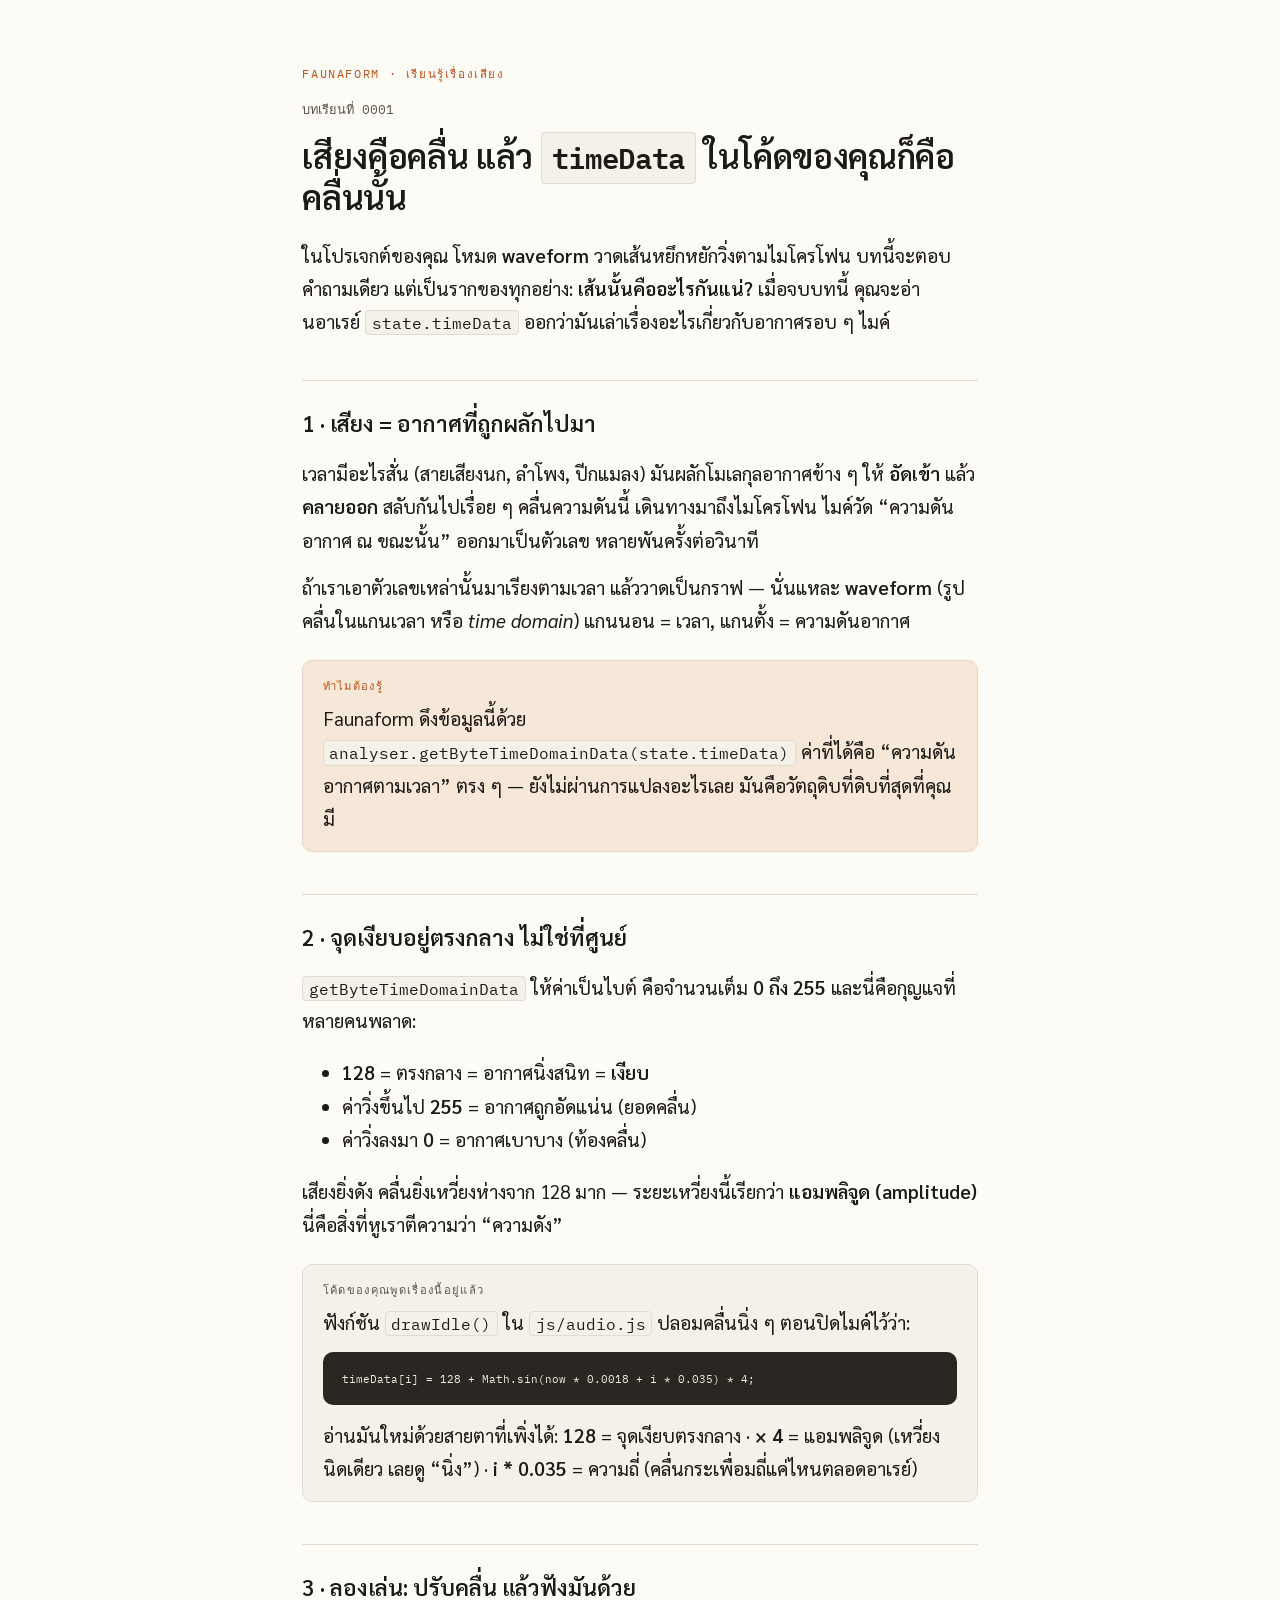
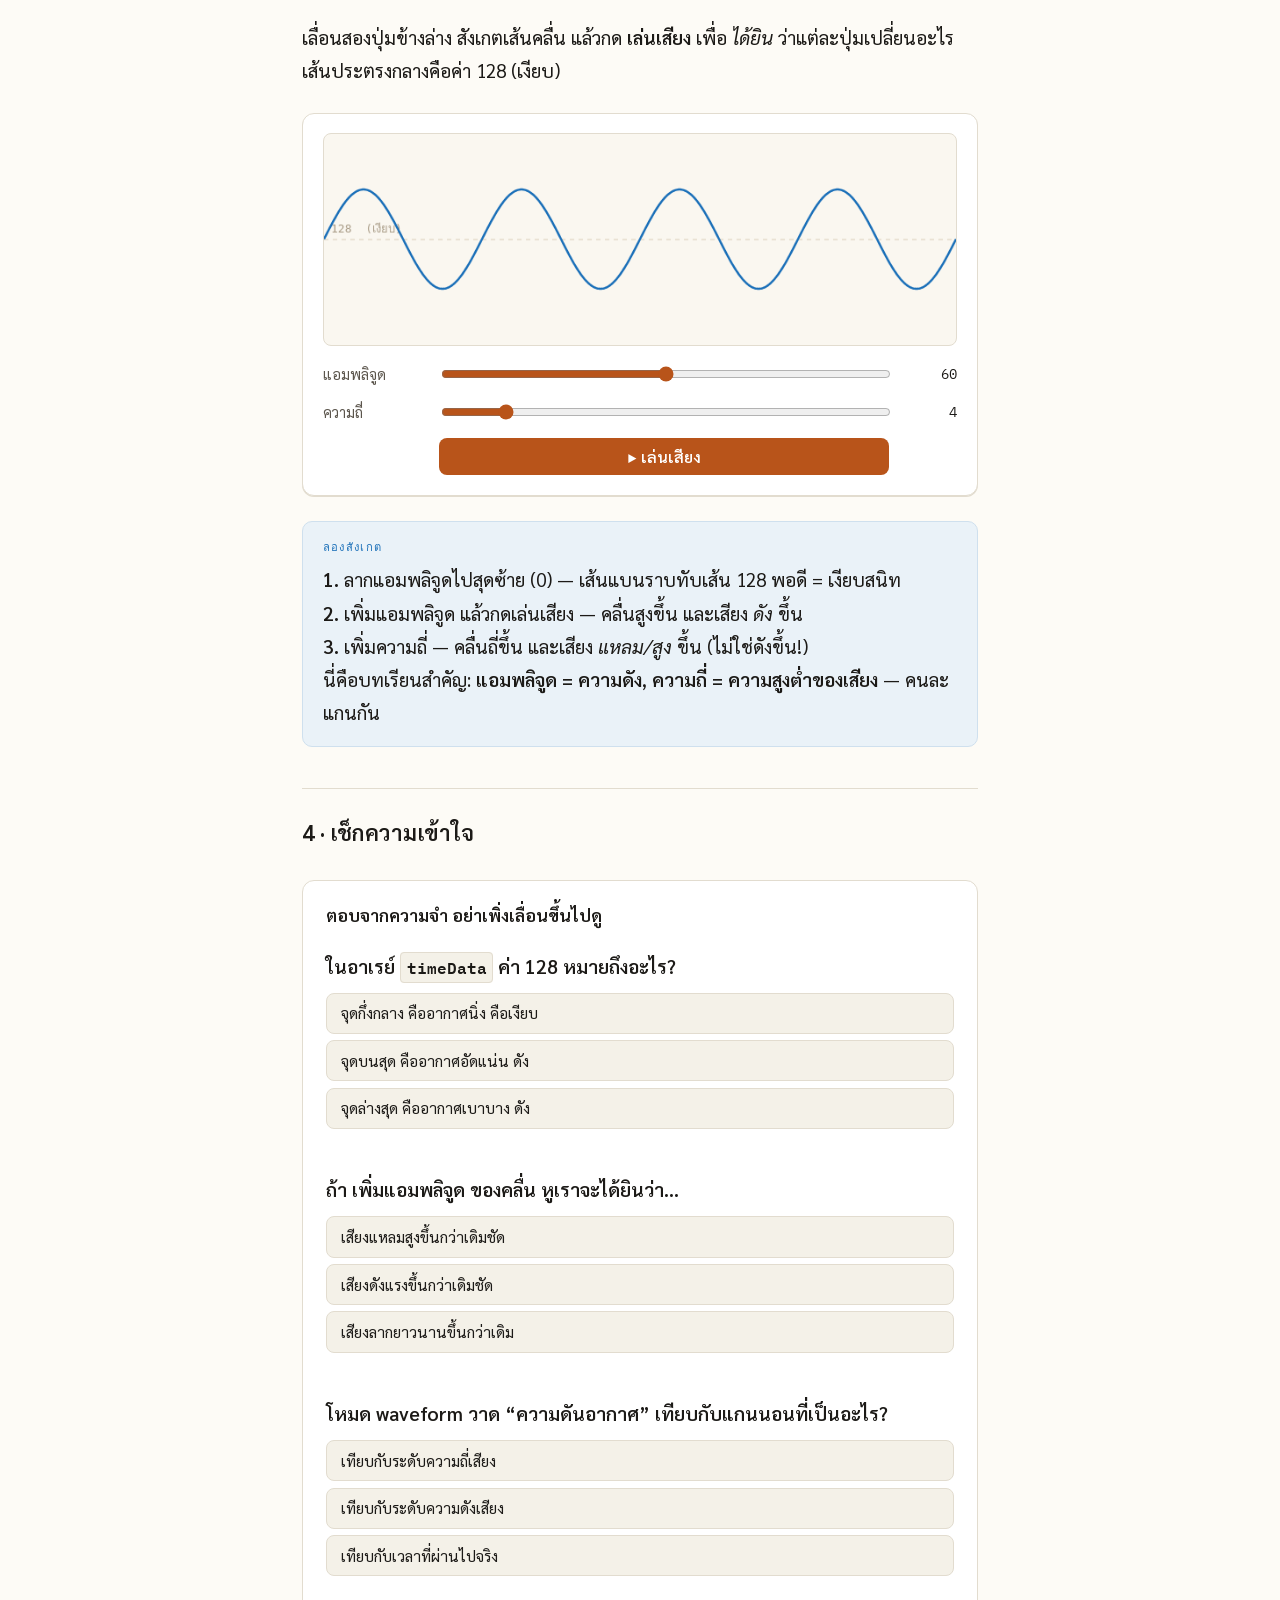
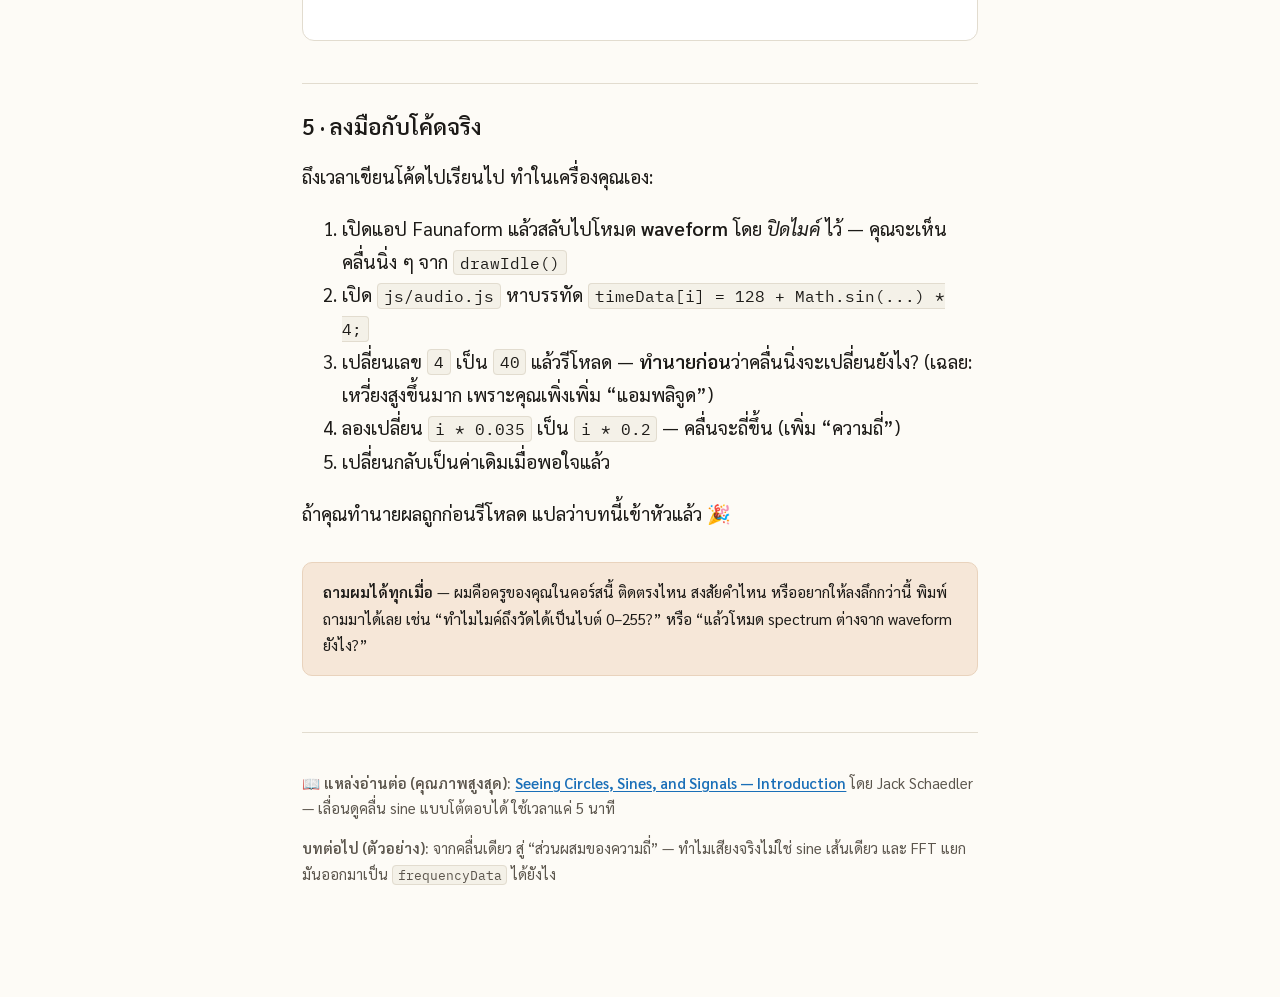
<file: lessons/0001-sound-is-a-wave.html>
<!DOCTYPE html>
<html lang="th">
<head>
<meta charset="utf-8">
<meta name="viewport" content="width=device-width, initial-scale=1">
<title>บทที่ 1 · เสียงคือคลื่น — Faunaform</title>
<link rel="stylesheet" href="../assets/lesson.css">
</head>
<body>

<p class="course-tag">Faunaform · เรียนรู้เรื่องเสียง</p>
<p class="lesson-no">บทเรียนที่ 0001</p>
<h1>เสียงคือคลื่น แล้ว <code>timeData</code> ในโค้ดของคุณก็คือคลื่นนั้น</h1>

<p>
ในโปรเจกต์ของคุณ โหมด <strong>waveform</strong> วาดเส้นหยึกหยักวิ่งตามไมโครโฟน
บทนี้จะตอบคำถามเดียว แต่เป็นรากของทุกอย่าง:
<strong>เส้นนั้นคืออะไรกันแน่?</strong> เมื่อจบบทนี้ คุณจะอ่านอาเรย์
<code>state.timeData</code> ออกว่ามันเล่าเรื่องอะไรเกี่ยวกับอากาศรอบ ๆ ไมค์
</p>

<h2>1 · เสียง = อากาศที่ถูกผลักไปมา</h2>
<p>
เวลามีอะไรสั่น (สายเสียงนก, ลำโพง, ปีกแมลง) มันผลักโมเลกุลอากาศข้าง ๆ ให้
<strong>อัดเข้า</strong> แล้ว <strong>คลายออก</strong> สลับกันไปเรื่อย ๆ คลื่นความดันนี้
เดินทางมาถึงไมโครโฟน ไมค์วัด “ความดันอากาศ ณ ขณะนั้น” ออกมาเป็นตัวเลข
หลายพันครั้งต่อวินาที
</p>
<p>
ถ้าเราเอาตัวเลขเหล่านั้นมาเรียงตามเวลา แล้ววาดเป็นกราฟ — นั่นแหละ
<strong>waveform</strong> (รูปคลื่นในแกนเวลา หรือ <em>time domain</em>)
แกนนอน = เวลา, แกนตั้ง = ความดันอากาศ
</p>

<div class="why">
<span class="label">ทำไมต้องรู้</span>
Faunaform ดึงข้อมูลนี้ด้วย <code>analyser.getByteTimeDomainData(state.timeData)</code>
ค่าที่ได้คือ “ความดันอากาศตามเวลา” ตรง ๆ — ยังไม่ผ่านการแปลงอะไรเลย
มันคือวัตถุดิบที่ดิบที่สุดที่คุณมี
</div>

<h2>2 · จุดเงียบอยู่ตรงกลาง ไม่ใช่ที่ศูนย์</h2>
<p>
<code>getByteTimeDomainData</code> ให้ค่าเป็นไบต์ คือจำนวนเต็ม
<strong>0 ถึง 255</strong> และนี่คือกุญแจที่หลายคนพลาด:
</p>
<ul>
<li><strong>128</strong> = ตรงกลาง = อากาศนิ่งสนิท = <strong>เงียบ</strong></li>
<li>ค่าวิ่งขึ้นไป <strong>255</strong> = อากาศถูกอัดแน่น (ยอดคลื่น)</li>
<li>ค่าวิ่งลงมา <strong>0</strong> = อากาศเบาบาง (ท้องคลื่น)</li>
</ul>
<p>
เสียงยิ่งดัง คลื่นยิ่งเหวี่ยงห่างจาก 128 มาก — ระยะเหวี่ยงนี้เรียกว่า
<strong>แอมพลิจูด (amplitude)</strong> นี่คือสิ่งที่หูเราตีความว่า “ความดัง”
</p>

<div class="note">
<span class="label">โค้ดของคุณพูดเรื่องนี้อยู่แล้ว</span>
ฟังก์ชัน <code>drawIdle()</code> ใน <code>js/audio.js</code> ปลอมคลื่นนิ่ง ๆ ตอนปิดไมค์ไว้ว่า:
<pre><code>timeData[i] = 128 + Math.sin(now * 0.0018 + i * 0.035) * 4;</code></pre>
อ่านมันใหม่ด้วยสายตาที่เพิ่งได้:
<strong>128</strong> = จุดเงียบตรงกลาง ·
<strong>× 4</strong> = แอมพลิจูด (เหวี่ยงนิดเดียว เลยดู “นิ่ง”) ·
<strong>i * 0.035</strong> = ความถี่ (คลื่นกระเพื่อมถี่แค่ไหนตลอดอาเรย์)
</div>

<h2>3 · ลองเล่น: ปรับคลื่น แล้วฟังมันด้วย</h2>
<p>
เลื่อนสองปุ่มข้างล่าง สังเกตเส้นคลื่น แล้วกด <strong>เล่นเสียง</strong> เพื่อ
<em>ได้ยิน</em> ว่าแต่ละปุ่มเปลี่ยนอะไร เส้นประตรงกลางคือค่า 128 (เงียบ)
</p>

<div class="widget">
  <canvas id="wave" width="720" height="240" aria-label="กราฟคลื่นเสียง"></canvas>
  <div class="controls">
    <div class="control-row">
      <label for="amp">แอมพลิจูด</label>
      <input type="range" id="amp" min="0" max="120" value="60">
      <span class="val" id="ampv">60</span>
    </div>
    <div class="control-row">
      <label for="freq">ความถี่</label>
      <input type="range" id="freq" min="1" max="24" value="4">
      <span class="val" id="freqv">4</span>
    </div>
    <div class="control-row">
      <label>&nbsp;</label>
      <button id="play">▶ เล่นเสียง</button>
      <span></span>
    </div>
  </div>
</div>

<div class="try">
<span class="label">ลองสังเกต</span>
<strong>1.</strong> ลากแอมพลิจูดไปสุดซ้าย (0) — เส้นแบนราบทับเส้น 128 พอดี = เงียบสนิท
<br><strong>2.</strong> เพิ่มแอมพลิจูด แล้วกดเล่นเสียง — คลื่นสูงขึ้น และเสียง <em>ดัง</em> ขึ้น
<br><strong>3.</strong> เพิ่มความถี่ — คลื่นถี่ขึ้น และเสียง <em>แหลม/สูง</em> ขึ้น (ไม่ใช่ดังขึ้น!)
<br>นี่คือบทเรียนสำคัญ: <strong>แอมพลิจูด = ความดัง</strong>, <strong>ความถี่ = ความสูงต่ำของเสียง</strong> — คนละแกนกัน
</div>

<h2>4 · เช็กความเข้าใจ</h2>
<div class="quiz" id="quiz">
  <h3>ตอบจากความจำ อย่าเพิ่งเลื่อนขึ้นไปดู</h3>

  <div class="q" data-correct="0">
    <p>ในอาเรย์ <code>timeData</code> ค่า 128 หมายถึงอะไร?</p>
    <button class="opt">จุดกึ่งกลาง คืออากาศนิ่ง คือเงียบ</button>
    <button class="opt">จุดบนสุด คืออากาศอัดแน่น ดัง</button>
    <button class="opt">จุดล่างสุด คืออากาศเบาบาง ดัง</button>
    <div class="feedback"></div>
  </div>

  <div class="q" data-correct="1">
    <p>ถ้า <strong>เพิ่มแอมพลิจูด</strong> ของคลื่น หูเราจะได้ยินว่า…</p>
    <button class="opt">เสียงแหลมสูงขึ้นกว่าเดิมชัด</button>
    <button class="opt">เสียงดังแรงขึ้นกว่าเดิมชัด</button>
    <button class="opt">เสียงลากยาวนานขึ้นกว่าเดิม</button>
    <div class="feedback"></div>
  </div>

  <div class="q" data-correct="2">
    <p>โหมด waveform วาด “ความดันอากาศ” เทียบกับแกนนอนที่เป็นอะไร?</p>
    <button class="opt">เทียบกับระดับความถี่เสียง</button>
    <button class="opt">เทียบกับระดับความดังเสียง</button>
    <button class="opt">เทียบกับเวลาที่ผ่านไปจริง</button>
    <div class="feedback"></div>
  </div>
</div>

<h2>5 · ลงมือกับโค้ดจริง</h2>
<p>
ถึงเวลาเขียนโค้ดไปเรียนไป ทำในเครื่องคุณเอง:
</p>
<ol>
<li>เปิดแอป Faunaform แล้วสลับไปโหมด <strong>waveform</strong> โดย <em>ปิดไมค์</em> ไว้ — คุณจะเห็นคลื่นนิ่ง ๆ จาก <code>drawIdle()</code></li>
<li>เปิด <code>js/audio.js</code> หาบรรทัด <code>timeData[i] = 128 + Math.sin(...) * 4;</code></li>
<li>เปลี่ยนเลข <code>4</code> เป็น <code>40</code> แล้วรีโหลด — <strong>ทำนายก่อน</strong>ว่าคลื่นนิ่งจะเปลี่ยนยังไง? (เฉลย: เหวี่ยงสูงขึ้นมาก เพราะคุณเพิ่งเพิ่ม “แอมพลิจูด”)</li>
<li>ลองเปลี่ยน <code>i * 0.035</code> เป็น <code>i * 0.2</code> — คลื่นจะถี่ขึ้น (เพิ่ม “ความถี่”)</li>
<li>เปลี่ยนกลับเป็นค่าเดิมเมื่อพอใจแล้ว</li>
</ol>
<p>
ถ้าคุณทำนายผลถูกก่อนรีโหลด แปลว่าบทนี้เข้าหัวแล้ว 🎉
</p>

<div class="ask-teacher">
<strong>ถามผมได้ทุกเมื่อ</strong> — ผมคือครูของคุณในคอร์สนี้ ติดตรงไหน สงสัยคำไหน
หรืออยากให้ลงลึกกว่านี้ พิมพ์ถามมาได้เลย เช่น “ทำไมไมค์ถึงวัดได้เป็นไบต์ 0–255?”
หรือ “แล้วโหมด spectrum ต่างจาก waveform ยังไง?”
</div>

<div class="lesson-footer">
<p>
📖 <strong>แหล่งอ่านต่อ (คุณภาพสูงสุด):</strong>
<a href="https://jackschaedler.github.io/circles-sines-signals/" target="_blank">Seeing Circles, Sines, and Signals — Introduction</a>
โดย Jack Schaedler — เลื่อนดูคลื่น sine แบบโต้ตอบได้ ใช้เวลาแค่ 5 นาที
</p>
<p>
<strong>บทต่อไป (ตัวอย่าง):</strong> จากคลื่นเดียว สู่ “ส่วนผสมของความถี่” —
ทำไมเสียงจริงไม่ใช่ sine เส้นเดียว และ FFT แยกมันออกมาเป็น <code>frequencyData</code> ได้ยังไง
</p>
</div>

<script>
// --- คลื่น sine แบบโต้ตอบ: เลียนแบบสเกลไบต์ 0–255 ของ getByteTimeDomainData ---
const cv = document.getElementById('wave');
const ctx = cv.getContext('2d');
const ampEl = document.getElementById('amp');
const freqEl = document.getElementById('freq');
const ampv = document.getElementById('ampv');
const freqv = document.getElementById('freqv');

function draw() {
  const W = cv.width, H = cv.height;
  const amp = +ampEl.value;        // 0–120 (หน่วยไบต์ รอบ ๆ 128)
  const cycles = +freqEl.value;    // จำนวนรอบคลื่นที่เห็นในจอ
  ampv.textContent = amp;
  freqv.textContent = cycles;
  ctx.clearRect(0, 0, W, H);

  // เส้นกลาง = ค่า 128 = เงียบ
  ctx.strokeStyle = '#d9cdb8';
  ctx.setLineDash([5, 5]);
  ctx.beginPath(); ctx.moveTo(0, H/2); ctx.lineTo(W, H/2); ctx.stroke();
  ctx.setLineDash([]);
  ctx.fillStyle = '#a89b86';
  ctx.font = '13px monospace';
  ctx.fillText('128  (เงียบ)', 8, H/2 - 8);

  // คลื่น
  ctx.strokeStyle = '#1a6fb8';
  ctx.lineWidth = 2.5;
  ctx.beginPath();
  for (let x = 0; x <= W; x++) {
    const t = x / W;
    const value = 128 + Math.sin(t * cycles * 2 * Math.PI) * amp; // 0–255
    const y = H - (value / 255) * H;
    x === 0 ? ctx.moveTo(x, y) : ctx.lineTo(x, y);
  }
  ctx.stroke();
}
ampEl.addEventListener('input', draw);
freqEl.addEventListener('input', draw);
draw();

// --- เล่นเสียงจริงด้วย Web Audio API (oscillator) ---
let actx = null;
document.getElementById('play').addEventListener('click', () => {
  actx = actx || new (window.AudioContext || window.webkitAudioContext)();
  if (actx.state === 'suspended') actx.resume();
  const osc = actx.createOscillator();
  const gain = actx.createGain();
  // ความถี่ slider (1–24 รอบ) -> โน้ตจริง 130–1000 Hz เพื่อให้ได้ยินความสูงต่ำ
  const hz = 130 + (+freqEl.value - 1) * (870 / 23);
  // แอมพลิจูด slider (0–120) -> ความดัง 0–0.4
  const vol = (+ampEl.value / 120) * 0.4;
  osc.type = 'sine';
  osc.frequency.value = hz;
  gain.gain.value = vol;
  osc.connect(gain).connect(actx.destination);
  const now = actx.currentTime;
  gain.gain.setValueAtTime(vol, now);
  gain.gain.exponentialRampToValueAtTime(0.0001, now + 0.9); // เฟดออกนุ่ม ๆ
  osc.start(now);
  osc.stop(now + 0.95);
});

// --- แบบทดสอบ: ฟีดแบ็กทันที ---
const fbMsg = ['ถูกต้อง!', 'ยังไม่ใช่ ลองคิดใหม่จากเส้น 128 ตรงกลาง'];
document.querySelectorAll('#quiz .q').forEach(q => {
  const correct = +q.dataset.correct;
  const opts = [...q.querySelectorAll('.opt')];
  const fb = q.querySelector('.feedback');
  opts.forEach((opt, i) => {
    opt.addEventListener('click', () => {
      opts.forEach(o => o.classList.remove('correct', 'wrong'));
      if (i === correct) { opt.classList.add('correct'); fb.textContent = '✓ ' + fbMsg[0]; }
      else { opt.classList.add('wrong'); opts[correct].classList.add('correct'); fb.textContent = '✗ ' + fbMsg[1]; }
    });
  });
});
</script>
</body>
</html>
</file>
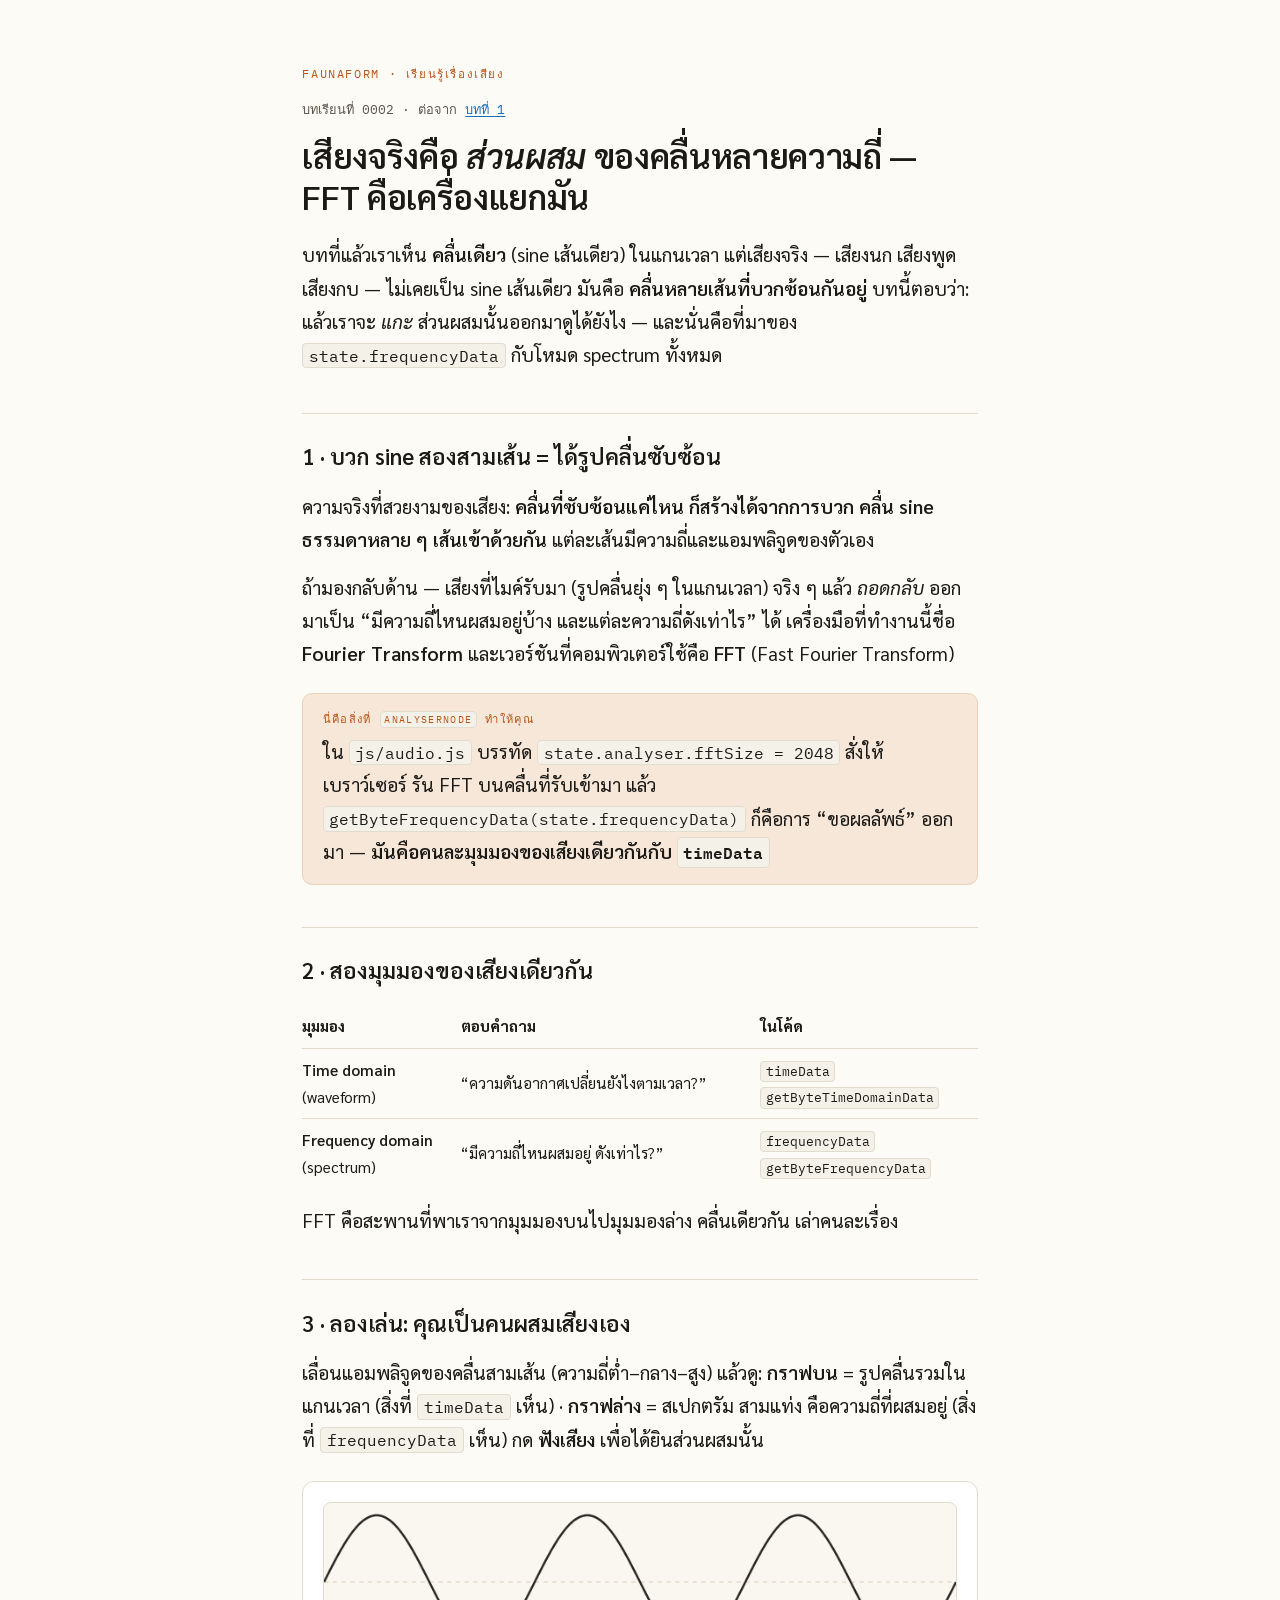
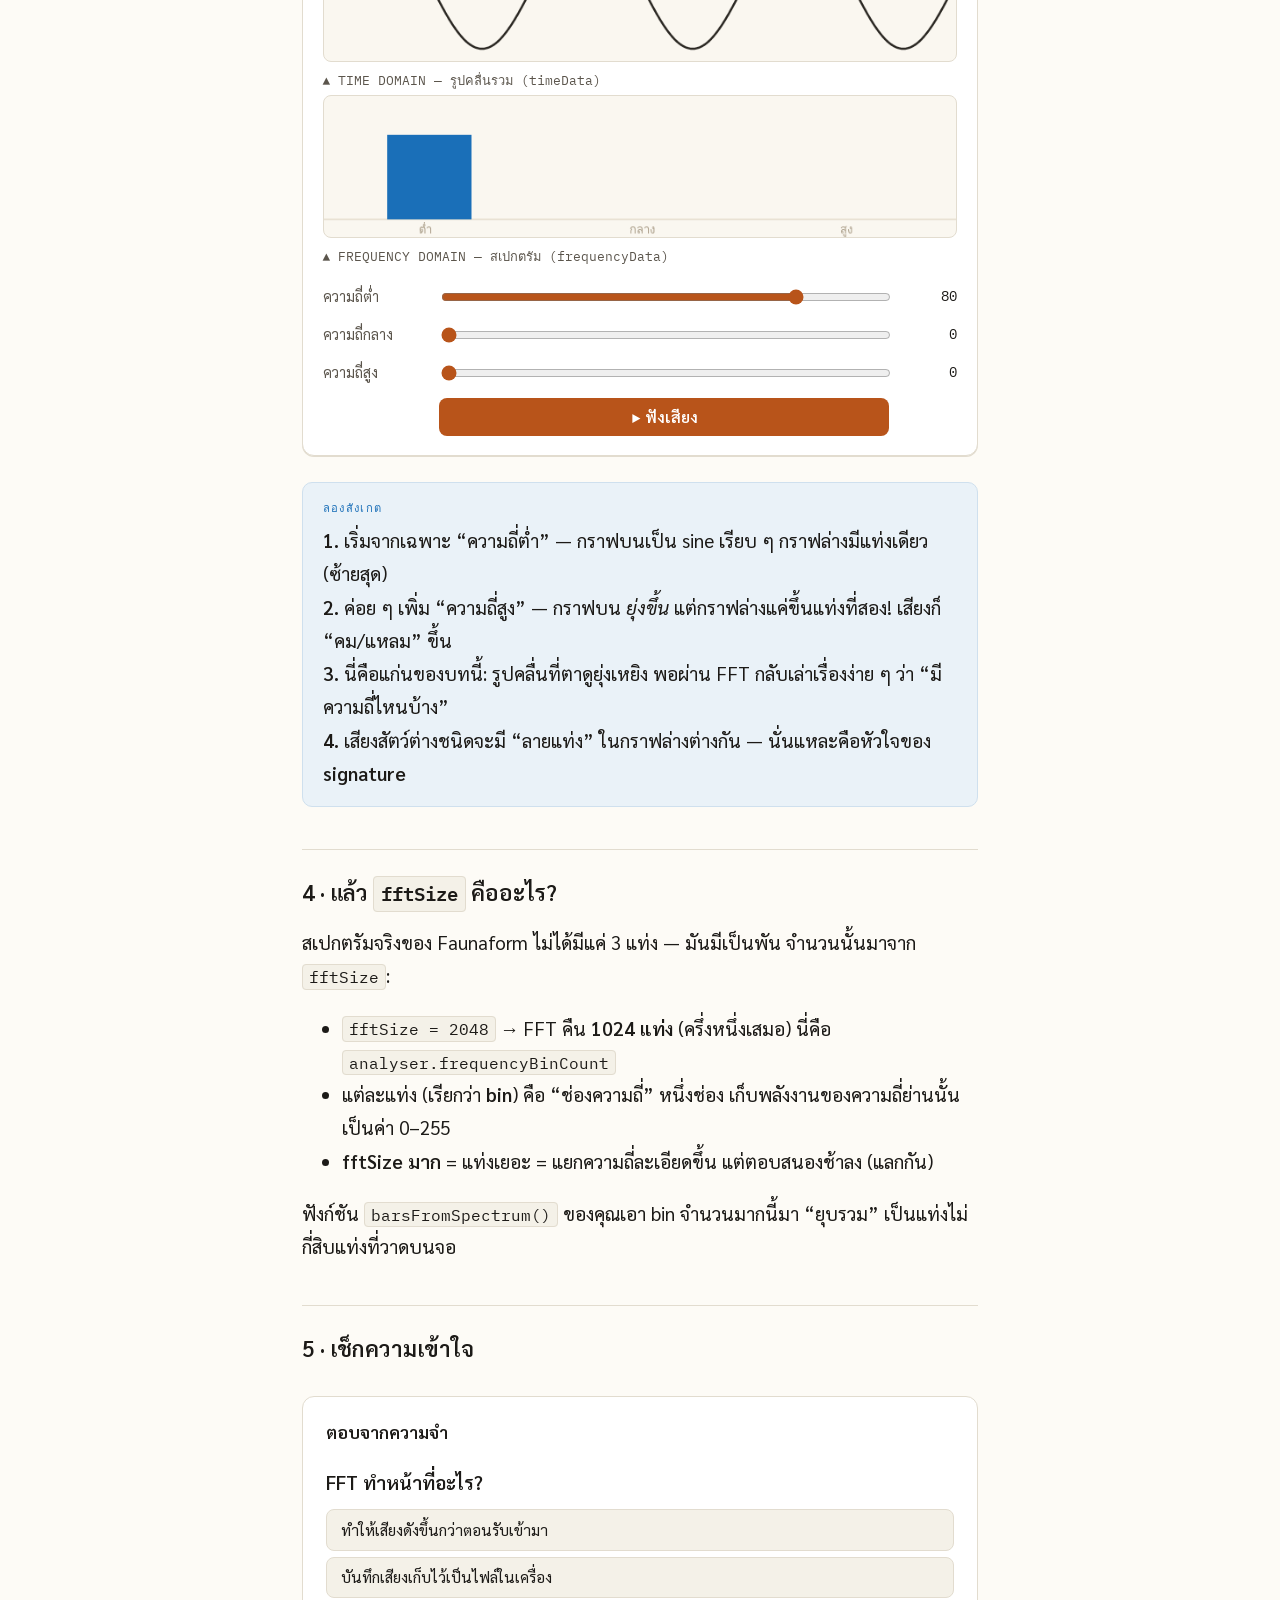
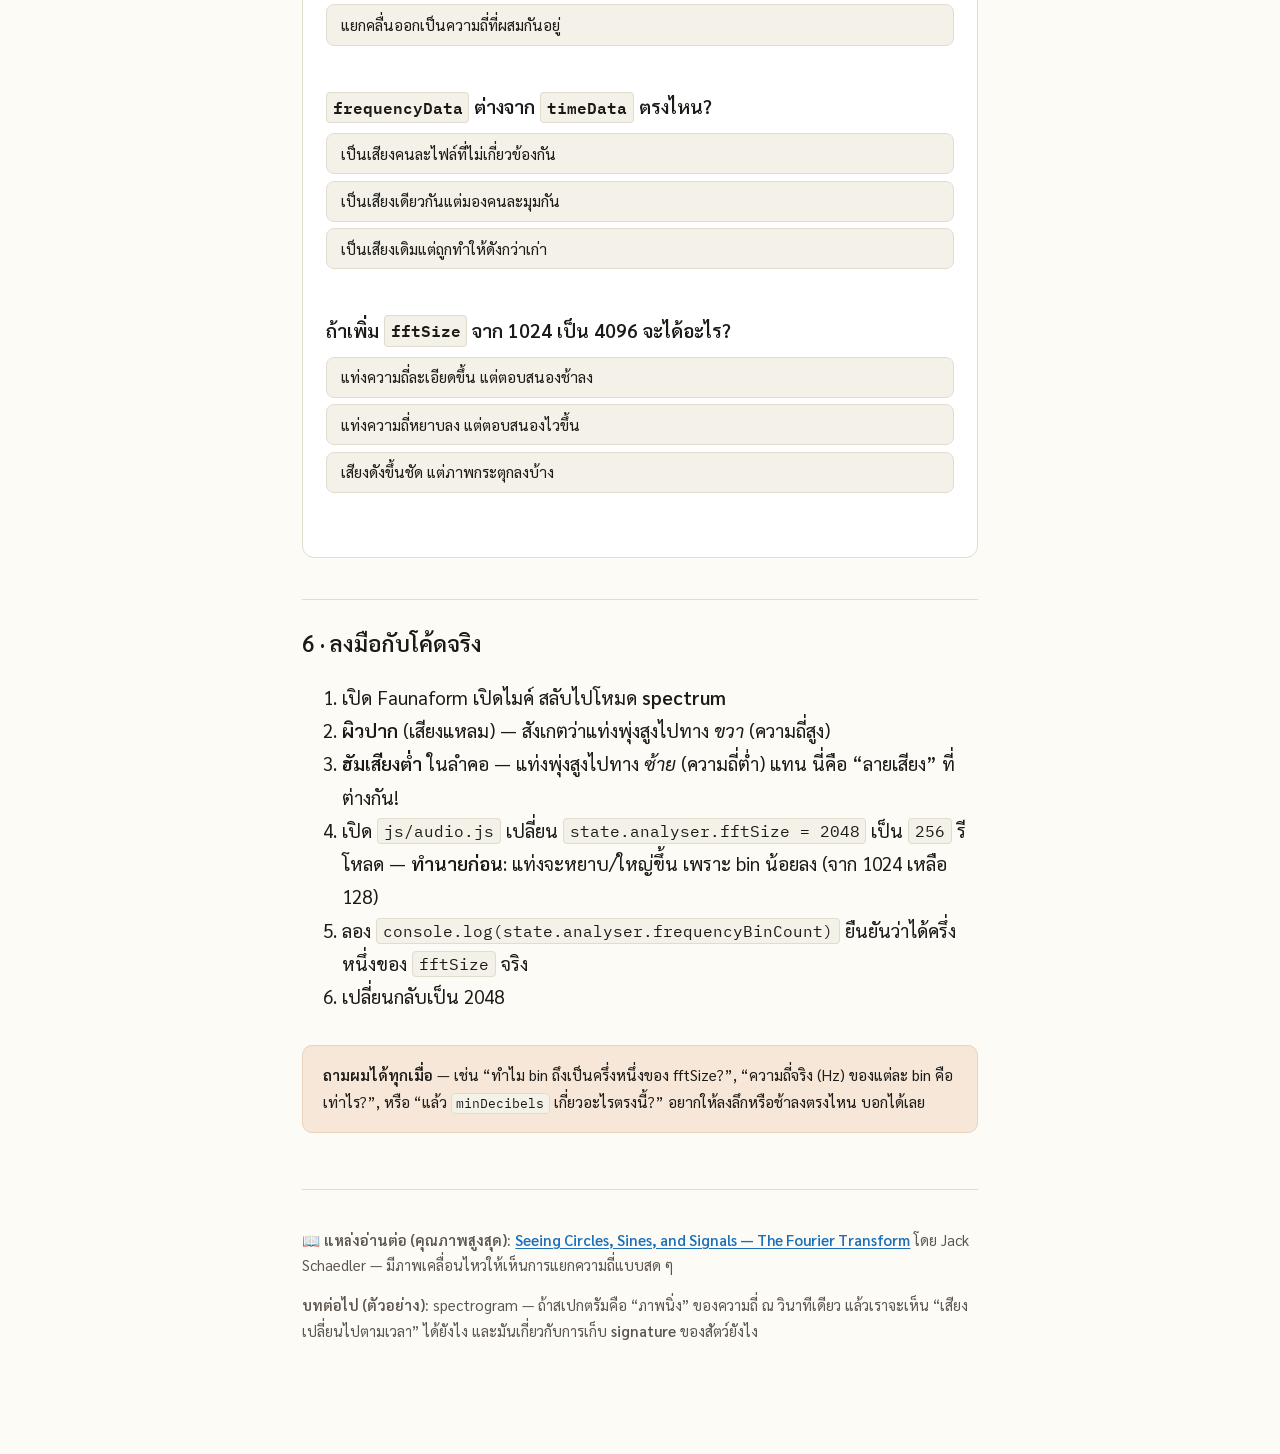
<file: lessons/0002-fft-frequency-domain.html>
<!DOCTYPE html>
<html lang="th">
<head>
<meta charset="utf-8">
<meta name="viewport" content="width=device-width, initial-scale=1">
<title>บทที่ 2 · FFT แยกเสียงเป็นความถี่ — Faunaform</title>
<link rel="stylesheet" href="../assets/lesson.css">
</head>
<body>

<p class="course-tag">Faunaform · เรียนรู้เรื่องเสียง</p>
<p class="lesson-no">บทเรียนที่ 0002 · ต่อจาก <a href="0001-sound-is-a-wave.html">บทที่ 1</a></p>
<h1>เสียงจริงคือ <em>ส่วนผสม</em> ของคลื่นหลายความถี่ — FFT คือเครื่องแยกมัน</h1>

<p>
บทที่แล้วเราเห็น <strong>คลื่นเดียว</strong> (sine เส้นเดียว) ในแกนเวลา
แต่เสียงจริง — เสียงนก เสียงพูด เสียงกบ — ไม่เคยเป็น sine เส้นเดียว
มันคือ <strong>คลื่นหลายเส้นที่บวกซ้อนกันอยู่</strong>
บทนี้ตอบว่า: แล้วเราจะ <em>แกะ</em> ส่วนผสมนั้นออกมาดูได้ยังไง — และนั่นคือที่มาของ
<code>state.frequencyData</code> กับโหมด spectrum ทั้งหมด
</p>

<h2>1 · บวก sine สองสามเส้น = ได้รูปคลื่นซับซ้อน</h2>
<p>
ความจริงที่สวยงามของเสียง: <strong>คลื่นที่ซับซ้อนแค่ไหน ก็สร้างได้จากการบวก
คลื่น sine ธรรมดาหลาย ๆ เส้นเข้าด้วยกัน</strong> แต่ละเส้นมีความถี่และแอมพลิจูดของตัวเอง
</p>
<p>
ถ้ามองกลับด้าน — เสียงที่ไมค์รับมา (รูปคลื่นยุ่ง ๆ ในแกนเวลา) จริง ๆ แล้ว
<em>ถอดกลับ</em> ออกมาเป็น “มีความถี่ไหนผสมอยู่บ้าง และแต่ละความถี่ดังเท่าไร” ได้
เครื่องมือที่ทำงานนี้ชื่อ <strong>Fourier Transform</strong> และเวอร์ชันที่คอมพิวเตอร์ใช้คือ
<strong>FFT</strong> (Fast Fourier Transform)
</p>

<div class="why">
<span class="label">นี่คือสิ่งที่ <code>AnalyserNode</code> ทำให้คุณ</span>
ใน <code>js/audio.js</code> บรรทัด <code>state.analyser.fftSize = 2048</code> สั่งให้เบราว์เซอร์
รัน FFT บนคลื่นที่รับเข้ามา แล้ว <code>getByteFrequencyData(state.frequencyData)</code>
ก็คือการ “ขอผลลัพธ์” ออกมา — <strong>มันคือคนละมุมมองของเสียงเดียวกันกับ <code>timeData</code></strong>
</div>

<h2>2 · สองมุมมองของเสียงเดียวกัน</h2>
<table style="width:100%; border-collapse:collapse; margin:1rem 0; font-size:.95rem">
<tr style="border-bottom:1px solid var(--rule)">
  <th style="text-align:left; padding:.5rem 0">มุมมอง</th>
  <th style="text-align:left">ตอบคำถาม</th>
  <th style="text-align:left">ในโค้ด</th>
</tr>
<tr style="border-bottom:1px solid var(--rule)">
  <td style="padding:.5rem 0"><strong>Time domain</strong><br>(waveform)</td>
  <td>“ความดันอากาศเปลี่ยนยังไงตามเวลา?”</td>
  <td><code>timeData</code><br><code>getByteTimeDomainData</code></td>
</tr>
<tr>
  <td style="padding:.5rem 0"><strong>Frequency domain</strong><br>(spectrum)</td>
  <td>“มีความถี่ไหนผสมอยู่ ดังเท่าไร?”</td>
  <td><code>frequencyData</code><br><code>getByteFrequencyData</code></td>
</tr>
</table>
<p>
FFT คือสะพานที่พาเราจากมุมมองบนไปมุมมองล่าง คลื่นเดียวกัน เล่าคนละเรื่อง
</p>

<h2>3 · ลองเล่น: คุณเป็นคนผสมเสียงเอง</h2>
<p>
เลื่อนแอมพลิจูดของคลื่นสามเส้น (ความถี่ต่ำ–กลาง–สูง) แล้วดู:
<strong>กราฟบน</strong> = รูปคลื่นรวมในแกนเวลา (สิ่งที่ <code>timeData</code> เห็น) ·
<strong>กราฟล่าง</strong> = สเปกตรัม สามแท่ง คือความถี่ที่ผสมอยู่ (สิ่งที่ <code>frequencyData</code> เห็น)
กด <strong>ฟังเสียง</strong> เพื่อได้ยินส่วนผสมนั้น
</p>

<div class="widget">
  <canvas id="sumwave" width="720" height="180" aria-label="รูปคลื่นรวมในแกนเวลา"></canvas>
  <p style="font-size:.8rem; color:var(--ink-soft); margin:.5rem 0 .2rem; font-family:var(--mono)">▲ TIME DOMAIN — รูปคลื่นรวม (timeData)</p>
  <canvas id="spectrum" width="720" height="160" aria-label="สเปกตรัมสามแท่ง"></canvas>
  <p style="font-size:.8rem; color:var(--ink-soft); margin:.5rem 0 .2rem; font-family:var(--mono)">▲ FREQUENCY DOMAIN — สเปกตรัม (frequencyData)</p>
  <div class="controls">
    <div class="control-row">
      <label for="a1">ความถี่ต่ำ</label>
      <input type="range" id="a1" min="0" max="100" value="80">
      <span class="val" id="a1v">80</span>
    </div>
    <div class="control-row">
      <label for="a2">ความถี่กลาง</label>
      <input type="range" id="a2" min="0" max="100" value="0">
      <span class="val" id="a2v">0</span>
    </div>
    <div class="control-row">
      <label for="a3">ความถี่สูง</label>
      <input type="range" id="a3" min="0" max="100" value="0">
      <span class="val" id="a3v">0</span>
    </div>
    <div class="control-row">
      <label>&nbsp;</label>
      <button id="play">▶ ฟังเสียง</button>
      <span></span>
    </div>
  </div>
</div>

<div class="try">
<span class="label">ลองสังเกต</span>
<strong>1.</strong> เริ่มจากเฉพาะ “ความถี่ต่ำ” — กราฟบนเป็น sine เรียบ ๆ กราฟล่างมีแท่งเดียว (ซ้ายสุด)
<br><strong>2.</strong> ค่อย ๆ เพิ่ม “ความถี่สูง” — กราฟบน <em>ยุ่งขึ้น</em> แต่กราฟล่างแค่ขึ้นแท่งที่สอง! เสียงก็ “คม/แหลม” ขึ้น
<br><strong>3.</strong> นี่คือแก่นของบทนี้: รูปคลื่นที่ตาดูยุ่งเหยิง พอผ่าน FFT กลับเล่าเรื่องง่าย ๆ ว่า “มีความถี่ไหนบ้าง”
<br><strong>4.</strong> เสียงสัตว์ต่างชนิดจะมี “ลายแท่ง” ในกราฟล่างต่างกัน — นั่นแหละคือหัวใจของ <strong>signature</strong>
</div>

<h2>4 · แล้ว <code>fftSize</code> คืออะไร?</h2>
<p>
สเปกตรัมจริงของ Faunaform ไม่ได้มีแค่ 3 แท่ง — มันมีเป็นพัน
จำนวนนั้นมาจาก <code>fftSize</code>:
</p>
<ul>
<li><code>fftSize = 2048</code> → FFT คืน <strong>1024 แท่ง</strong> (ครึ่งหนึ่งเสมอ) นี่คือ <code>analyser.frequencyBinCount</code></li>
<li>แต่ละแท่ง (เรียกว่า <strong>bin</strong>) คือ “ช่องความถี่” หนึ่งช่อง เก็บพลังงานของความถี่ย่านนั้น เป็นค่า 0–255</li>
<li><strong>fftSize มาก</strong> = แท่งเยอะ = แยกความถี่ละเอียดขึ้น แต่ตอบสนองช้าลง (แลกกัน)</li>
</ul>
<p>
ฟังก์ชัน <code>barsFromSpectrum()</code> ของคุณเอา bin จำนวนมากนี้มา “ยุบรวม” เป็นแท่งไม่กี่สิบแท่งที่วาดบนจอ
</p>

<h2>5 · เช็กความเข้าใจ</h2>
<div class="quiz" id="quiz">
  <h3>ตอบจากความจำ</h3>

  <div class="q" data-correct="2">
    <p>FFT ทำหน้าที่อะไร?</p>
    <button class="opt">ทำให้เสียงดังขึ้นกว่าตอนรับเข้ามา</button>
    <button class="opt">บันทึกเสียงเก็บไว้เป็นไฟล์ในเครื่อง</button>
    <button class="opt">แยกคลื่นออกเป็นความถี่ที่ผสมกันอยู่</button>
    <div class="feedback"></div>
  </div>

  <div class="q" data-correct="1">
    <p><code>frequencyData</code> ต่างจาก <code>timeData</code> ตรงไหน?</p>
    <button class="opt">เป็นเสียงคนละไฟล์ที่ไม่เกี่ยวข้องกัน</button>
    <button class="opt">เป็นเสียงเดียวกันแต่มองคนละมุมกัน</button>
    <button class="opt">เป็นเสียงเดิมแต่ถูกทำให้ดังกว่าเก่า</button>
    <div class="feedback"></div>
  </div>

  <div class="q" data-correct="0">
    <p>ถ้าเพิ่ม <code>fftSize</code> จาก 1024 เป็น 4096 จะได้อะไร?</p>
    <button class="opt">แท่งความถี่ละเอียดขึ้น แต่ตอบสนองช้าลง</button>
    <button class="opt">แท่งความถี่หยาบลง แต่ตอบสนองไวขึ้น</button>
    <button class="opt">เสียงดังขึ้นชัด แต่ภาพกระตุกลงบ้าง</button>
    <div class="feedback"></div>
  </div>
</div>

<h2>6 · ลงมือกับโค้ดจริง</h2>
<ol>
<li>เปิด Faunaform เปิดไมค์ สลับไปโหมด <strong>spectrum</strong></li>
<li><strong>ผิวปาก</strong> (เสียงแหลม) — สังเกตว่าแท่งพุ่งสูงไปทาง <em>ขวา</em> (ความถี่สูง)</li>
<li><strong>ฮัมเสียงต่ำ</strong> ในลำคอ — แท่งพุ่งสูงไปทาง <em>ซ้าย</em> (ความถี่ต่ำ) แทน นี่คือ “ลายเสียง” ที่ต่างกัน!</li>
<li>เปิด <code>js/audio.js</code> เปลี่ยน <code>state.analyser.fftSize = 2048</code> เป็น <code>256</code> รีโหลด — <strong>ทำนายก่อน</strong>: แท่งจะหยาบ/ใหญ่ขึ้น เพราะ bin น้อยลง (จาก 1024 เหลือ 128)</li>
<li>ลอง <code>console.log(state.analyser.frequencyBinCount)</code> ยืนยันว่าได้ครึ่งหนึ่งของ <code>fftSize</code> จริง</li>
<li>เปลี่ยนกลับเป็น 2048</li>
</ol>

<div class="ask-teacher">
<strong>ถามผมได้ทุกเมื่อ</strong> — เช่น “ทำไม bin ถึงเป็นครึ่งหนึ่งของ fftSize?”,
“ความถี่จริง (Hz) ของแต่ละ bin คือเท่าไร?”, หรือ “แล้ว <code>minDecibels</code> เกี่ยวอะไรตรงนี้?”
อยากให้ลงลึกหรือช้าลงตรงไหน บอกได้เลย
</div>

<div class="lesson-footer">
<p>
📖 <strong>แหล่งอ่านต่อ (คุณภาพสูงสุด):</strong>
<a href="https://jackschaedler.github.io/circles-sines-signals/dft_introduction.html" target="_blank">Seeing Circles, Sines, and Signals — The Fourier Transform</a>
โดย Jack Schaedler — มีภาพเคลื่อนไหวให้เห็นการแยกความถี่แบบสด ๆ
</p>
<p>
<strong>บทต่อไป (ตัวอย่าง):</strong> spectrogram — ถ้าสเปกตรัมคือ “ภาพนิ่ง” ของความถี่ ณ วินาทีเดียว
แล้วเราจะเห็น “เสียงเปลี่ยนไปตามเวลา” ได้ยังไง และมันเกี่ยวกับการเก็บ <strong>signature</strong> ของสัตว์ยังไง
</p>
</div>

<script>
// ===== Widget: additive synthesis — time domain (sum) + frequency domain (bars) =====
const sw = document.getElementById('sumwave'), swx = sw.getContext('2d');
const sp = document.getElementById('spectrum'), spx = sp.getContext('2d');
const sliders = ['a1', 'a2', 'a3'].map(id => document.getElementById(id));
const vals = ['a1v', 'a2v', 'a3v'].map(id => document.getElementById(id));
const cycles = [3, 7, 14]; // ความถี่สัมพัทธ์ของสามองค์ประกอบ (รอบต่อจอ)
const colors = ['#1a6fb8', '#b8541a', '#3a9a6a'];

function amps() { return sliders.map(s => +s.value); }

function drawSum() {
  const a = amps();
  a.forEach((v, i) => vals[i].textContent = v);
  const W = sw.width, H = sw.height, mid = H / 2;
  swx.clearRect(0, 0, W, H);
  // เส้นกลาง = เงียบ
  swx.strokeStyle = '#d9cdb8'; swx.setLineDash([5, 5]);
  swx.beginPath(); swx.moveTo(0, mid); swx.lineTo(W, mid); swx.stroke(); swx.setLineDash([]);
  // รูปคลื่นรวม
  const total = Math.max(1, a[0] + a[1] + a[2]);
  swx.strokeStyle = '#2a2722'; swx.lineWidth = 2.5; swx.beginPath();
  for (let x = 0; x <= W; x++) {
    const t = x / W;
    let y = 0;
    for (let i = 0; i < 3; i++) y += a[i] * Math.sin(t * cycles[i] * 2 * Math.PI);
    const py = mid - (y / total) * (mid - 14);
    x === 0 ? swx.moveTo(x, py) : swx.lineTo(x, py);
  }
  swx.stroke();
}

function drawSpectrum() {
  const a = amps();
  const W = sp.width, H = sp.height;
  spx.clearRect(0, 0, W, H);
  // แกนล่าง
  spx.strokeStyle = '#d9cdb8';
  spx.beginPath(); spx.moveTo(0, H - 20); spx.lineTo(W, H - 20); spx.stroke();
  const slot = W / 3;
  const bw = slot * 0.4;
  ['ต่ำ', 'กลาง', 'สูง'].forEach((label, i) => {
    const h = (a[i] / 100) * (H - 40);
    const x = slot * i + (slot - bw) / 2;
    spx.fillStyle = colors[i];
    spx.fillRect(x, H - 20 - h, bw, h);
    spx.fillStyle = '#a89b86'; spx.font = '13px monospace';
    spx.fillText(label, slot * i + slot / 2 - 12, H - 4);
  });
}

function render() { drawSum(); drawSpectrum(); }
sliders.forEach(s => s.addEventListener('input', render));
render();

// ===== ฟังเสียง: oscillator สามตัวบวกกัน =====
let actx = null;
document.getElementById('play').addEventListener('click', () => {
  actx = actx || new (window.AudioContext || window.webkitAudioContext)();
  if (actx.state === 'suspended') actx.resume();
  const a = amps();
  const baseHz = 196; // ~โน้ต G3
  const now = actx.currentTime;
  cycles.forEach((c, i) => {
    if (a[i] === 0) return;
    const osc = actx.createOscillator(), gain = actx.createGain();
    osc.type = 'sine';
    osc.frequency.value = baseHz * (c / cycles[0]); // อัตราส่วนความถี่เท่ากับในกราฟ
    const vol = (a[i] / 100) * 0.22;
    osc.connect(gain).connect(actx.destination);
    gain.gain.setValueAtTime(vol, now);
    gain.gain.exponentialRampToValueAtTime(0.0001, now + 1.1);
    osc.start(now); osc.stop(now + 1.15);
  });
});

// ===== แบบทดสอบ =====
const fb = ['ถูกต้อง!', 'ยังไม่ใช่ — ลองนึกถึงกราฟสองมุมมองในวิดเจ็ตด้านบน'];
document.querySelectorAll('#quiz .q').forEach(q => {
  const correct = +q.dataset.correct;
  const opts = [...q.querySelectorAll('.opt')];
  const f = q.querySelector('.feedback');
  opts.forEach((opt, i) => opt.addEventListener('click', () => {
    opts.forEach(o => o.classList.remove('correct', 'wrong'));
    if (i === correct) { opt.classList.add('correct'); f.textContent = '✓ ' + fb[0]; }
    else { opt.classList.add('wrong'); opts[correct].classList.add('correct'); f.textContent = '✗ ' + fb[1]; }
  }));
});
</script>
</body>
</html>
</file>
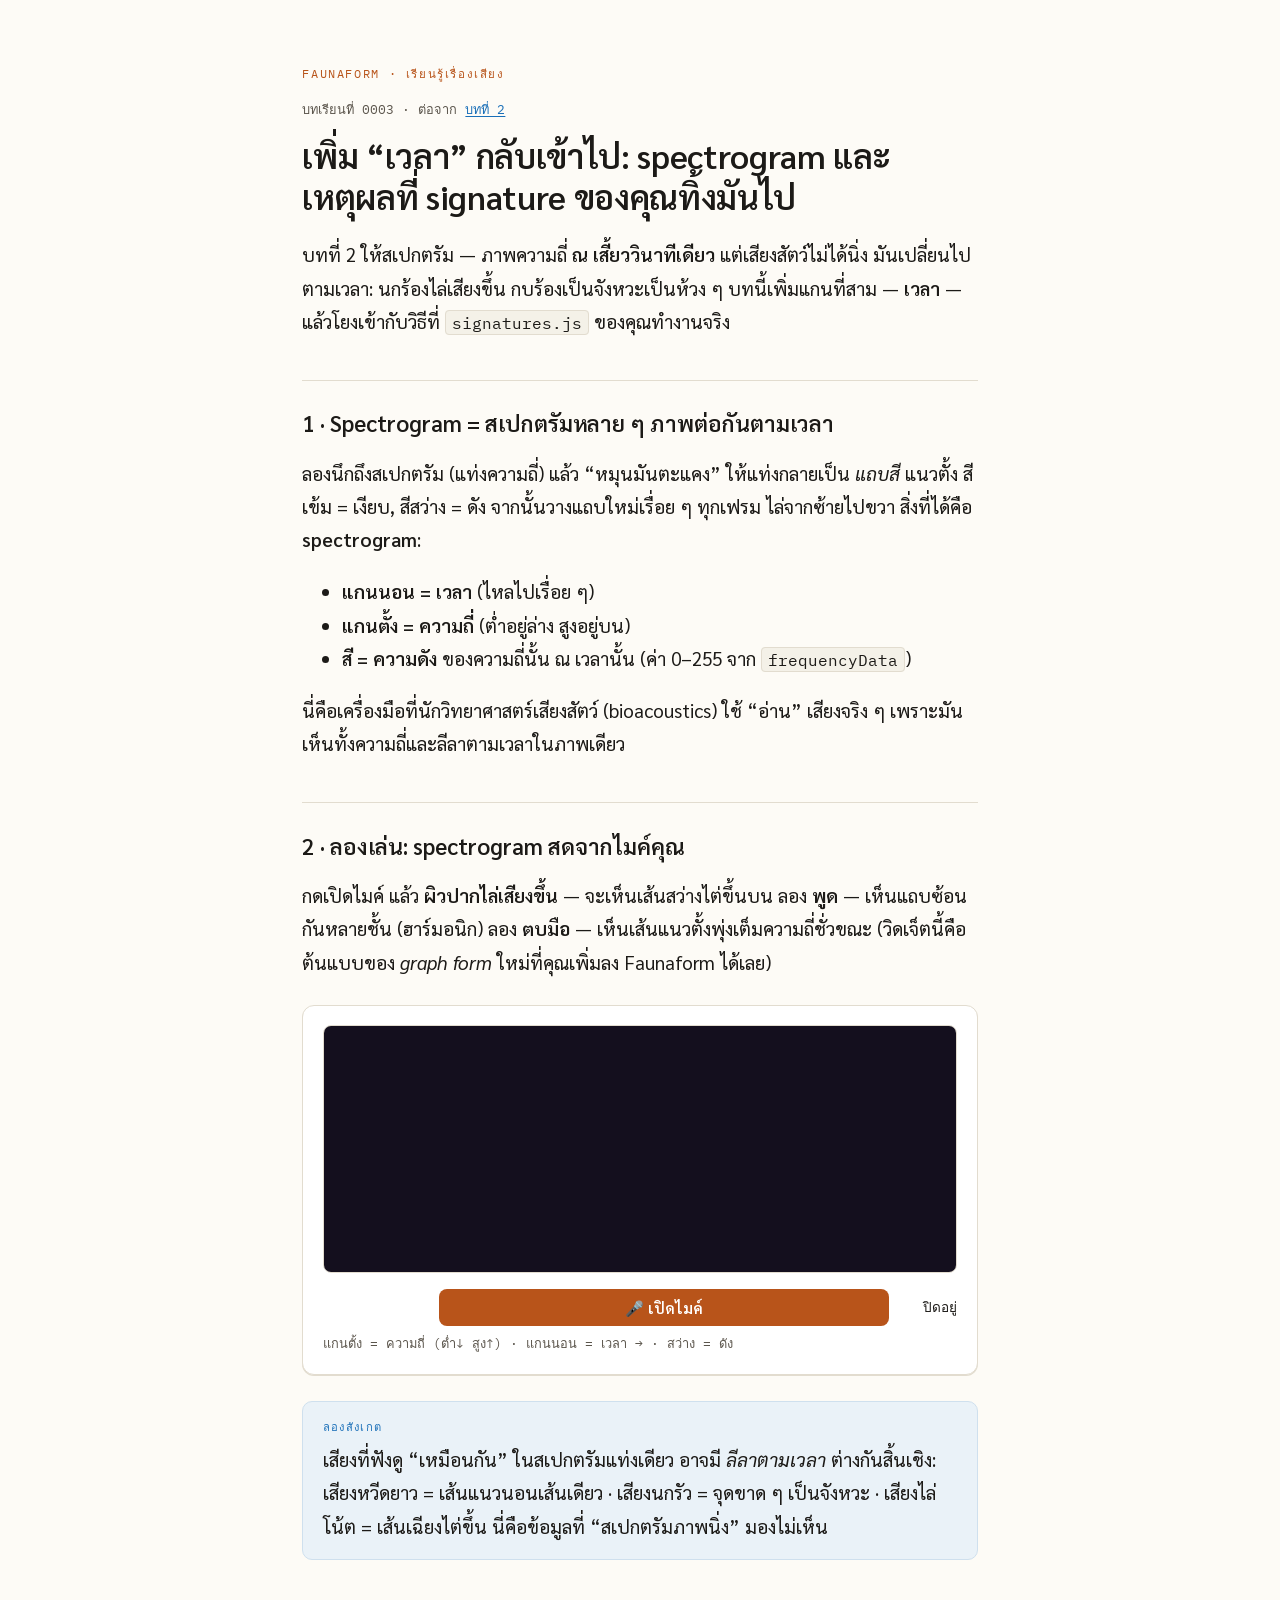
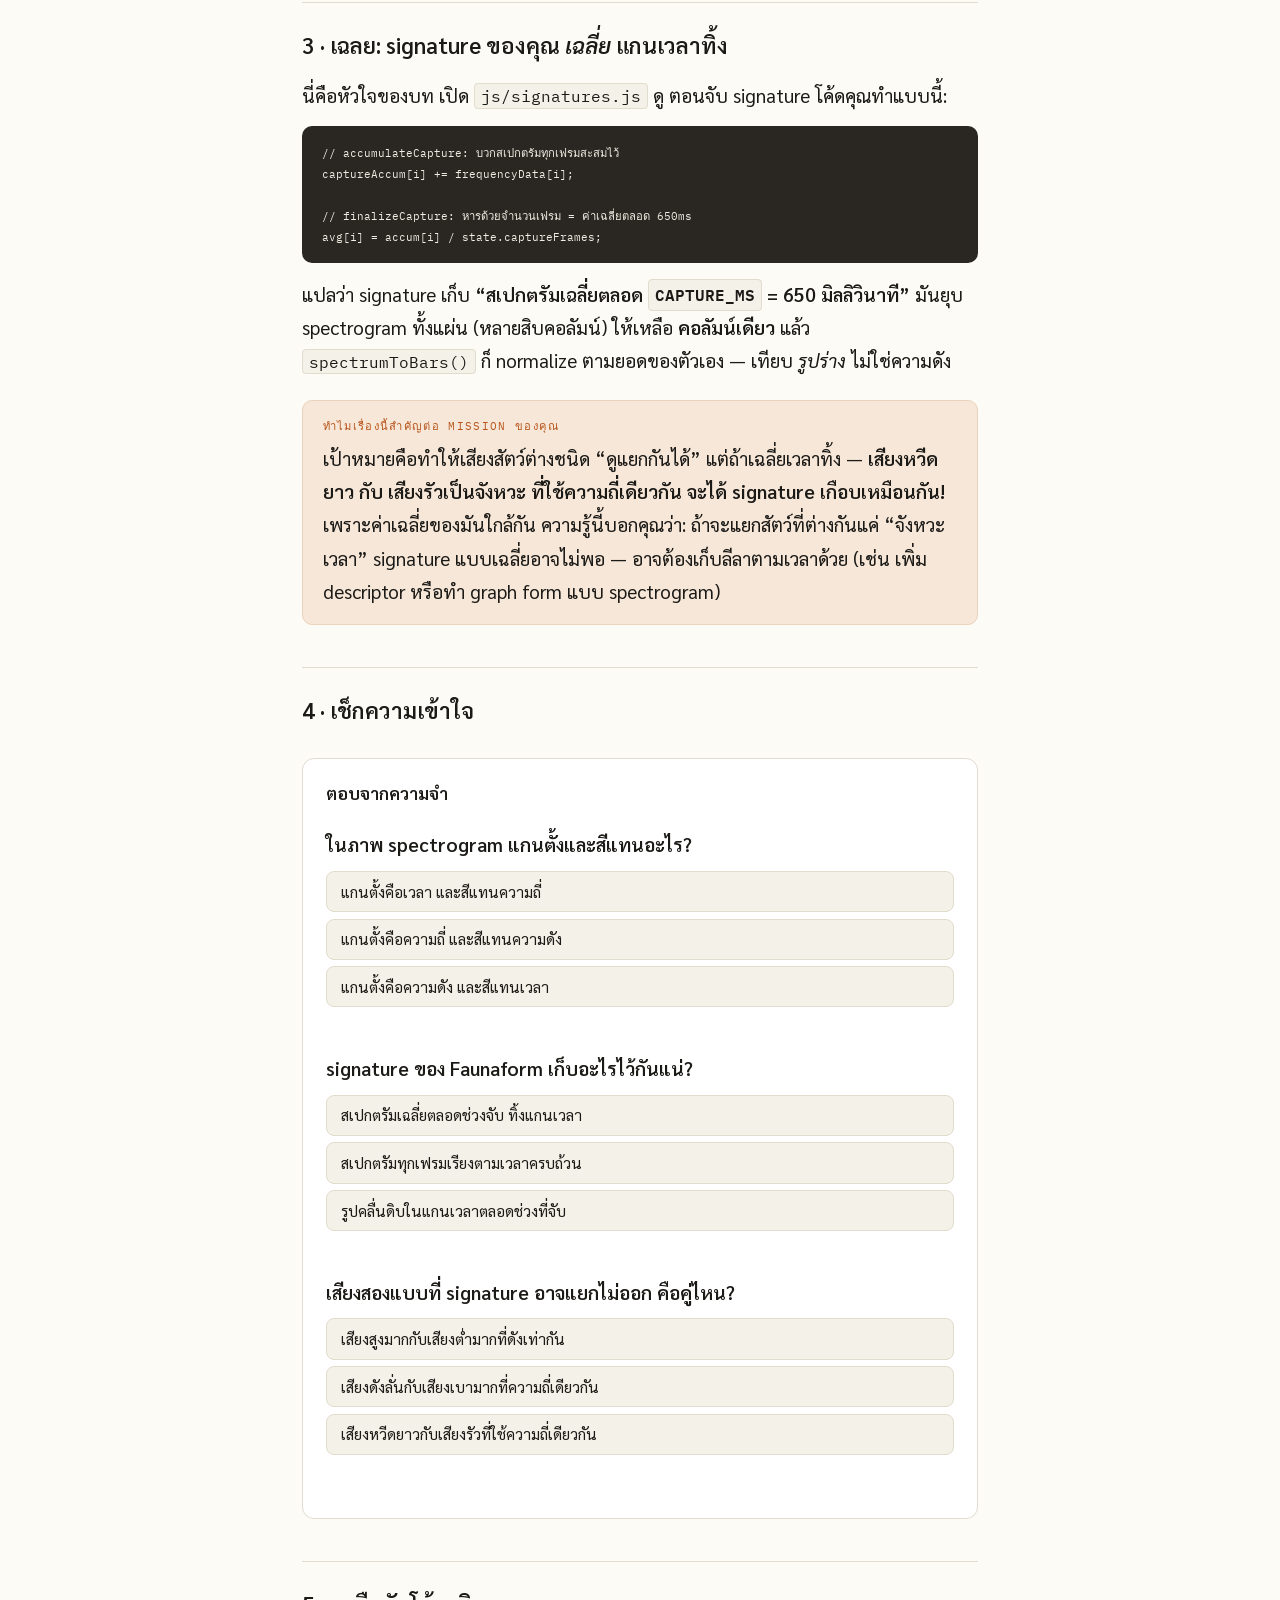
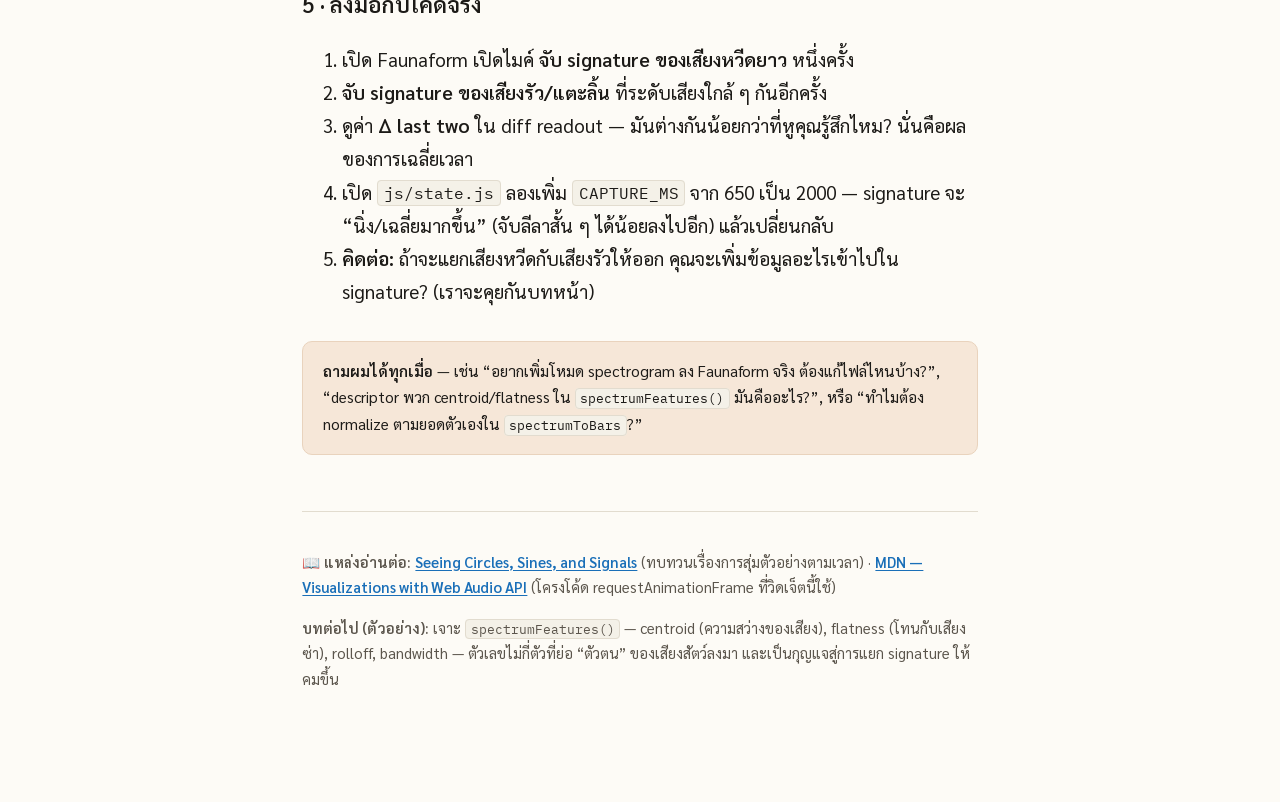
<file: lessons/0003-spectrogram-and-signature.html>
<!DOCTYPE html>
<html lang="th">
<head>
<meta charset="utf-8">
<meta name="viewport" content="width=device-width, initial-scale=1">
<title>บทที่ 3 · Spectrogram กับ Signature — Faunaform</title>
<link rel="stylesheet" href="../assets/lesson.css">
</head>
<body>

<p class="course-tag">Faunaform · เรียนรู้เรื่องเสียง</p>
<p class="lesson-no">บทเรียนที่ 0003 · ต่อจาก <a href="0002-fft-frequency-domain.html">บทที่ 2</a></p>
<h1>เพิ่ม “เวลา” กลับเข้าไป: spectrogram และเหตุผลที่ signature ของคุณทิ้งมันไป</h1>

<p>
บทที่ 2 ให้สเปกตรัม — ภาพความถี่ <strong>ณ เสี้ยววินาทีเดียว</strong>
แต่เสียงสัตว์ไม่ได้นิ่ง มันเปลี่ยนไปตามเวลา: นกร้องไล่เสียงขึ้น กบร้องเป็นจังหวะเป็นห้วง ๆ
บทนี้เพิ่มแกนที่สาม — <strong>เวลา</strong> — แล้วโยงเข้ากับวิธีที่ <code>signatures.js</code> ของคุณทำงานจริง
</p>

<h2>1 · Spectrogram = สเปกตรัมหลาย ๆ ภาพต่อกันตามเวลา</h2>
<p>
ลองนึกถึงสเปกตรัม (แท่งความถี่) แล้ว “หมุนมันตะแคง” ให้แท่งกลายเป็น <em>แถบสี</em> แนวตั้ง
สีเข้ม = เงียบ, สีสว่าง = ดัง จากนั้นวางแถบใหม่เรื่อย ๆ ทุกเฟรม ไล่จากซ้ายไปขวา
สิ่งที่ได้คือ <strong>spectrogram</strong>:
</p>
<ul>
<li><strong>แกนนอน = เวลา</strong> (ไหลไปเรื่อย ๆ)</li>
<li><strong>แกนตั้ง = ความถี่</strong> (ต่ำอยู่ล่าง สูงอยู่บน)</li>
<li><strong>สี = ความดัง</strong> ของความถี่นั้น ณ เวลานั้น (ค่า 0–255 จาก <code>frequencyData</code>)</li>
</ul>
<p>
นี่คือเครื่องมือที่นักวิทยาศาสตร์เสียงสัตว์ (bioacoustics) ใช้ “อ่าน” เสียงจริง ๆ
เพราะมันเห็นทั้งความถี่และลีลาตามเวลาในภาพเดียว
</p>

<h2>2 · ลองเล่น: spectrogram สดจากไมค์คุณ</h2>
<p>
กดเปิดไมค์ แล้ว <strong>ผิวปากไล่เสียงขึ้น</strong> — จะเห็นเส้นสว่างไต่ขึ้นบน
ลอง <strong>พูด</strong> — เห็นแถบซ้อนกันหลายชั้น (ฮาร์มอนิก) ลอง <strong>ตบมือ</strong> — เห็นเส้นแนวตั้งพุ่งเต็มความถี่ชั่วขณะ
(วิดเจ็ตนี้คือต้นแบบของ <em>graph form</em> ใหม่ที่คุณเพิ่มลง Faunaform ได้เลย)
</p>

<div class="widget">
  <canvas id="spec" width="720" height="280" aria-label="spectrogram สดจากไมโครโฟน"></canvas>
  <div class="controls">
    <div class="control-row">
      <label>&nbsp;</label>
      <button id="mic">🎤 เปิดไมค์</button>
      <span class="val" id="micstate">ปิดอยู่</span>
    </div>
  </div>
  <p style="font-size:.8rem;color:var(--ink-soft);margin:.4rem 0 0;font-family:var(--mono)">แกนตั้ง = ความถี่ (ต่ำ↓ สูง↑) · แกนนอน = เวลา → · สว่าง = ดัง</p>
</div>

<div class="try">
<span class="label">ลองสังเกต</span>
เสียงที่ฟังดู “เหมือนกัน” ในสเปกตรัมแท่งเดียว อาจมี <em>ลีลาตามเวลา</em> ต่างกันสิ้นเชิง:
เสียงหวีดยาว = เส้นแนวนอนเส้นเดียว · เสียงนกรัว = จุดขาด ๆ เป็นจังหวะ ·
เสียงไล่โน้ต = เส้นเฉียงไต่ขึ้น นี่คือข้อมูลที่ “สเปกตรัมภาพนิ่ง” มองไม่เห็น
</div>

<h2>3 · เฉลย: signature ของคุณ <em>เฉลี่ย</em> แกนเวลาทิ้ง</h2>
<p>
นี่คือหัวใจของบท เปิด <code>js/signatures.js</code> ดู ตอนจับ signature โค้ดคุณทำแบบนี้:
</p>
<pre><code>// accumulateCapture: บวกสเปกตรัมทุกเฟรมสะสมไว้
captureAccum[i] += frequencyData[i];

// finalizeCapture: หารด้วยจำนวนเฟรม = ค่าเฉลี่ยตลอด 650ms
avg[i] = accum[i] / state.captureFrames;</code></pre>
<p>
แปลว่า signature เก็บ <strong>“สเปกตรัมเฉลี่ยตลอด <code>CAPTURE_MS</code> = 650 มิลลิวินาที”</strong>
มันยุบ spectrogram ทั้งแผ่น (หลายสิบคอลัมน์) ให้เหลือ <strong>คอลัมน์เดียว</strong>
แล้ว <code>spectrumToBars()</code> ก็ normalize ตามยอดของตัวเอง — เทียบ <em>รูปร่าง</em> ไม่ใช่ความดัง
</p>

<div class="why">
<span class="label">ทำไมเรื่องนี้สำคัญต่อ mission ของคุณ</span>
เป้าหมายคือทำให้เสียงสัตว์ต่างชนิด “ดูแยกกันได้” แต่ถ้าเฉลี่ยเวลาทิ้ง —
<strong>เสียงหวีดยาว กับ เสียงรัวเป็นจังหวะ ที่ใช้ความถี่เดียวกัน จะได้ signature เกือบเหมือนกัน!</strong>
เพราะค่าเฉลี่ยของมันใกล้กัน ความรู้นี้บอกคุณว่า: ถ้าจะแยกสัตว์ที่ต่างกันแค่ “จังหวะเวลา”
signature แบบเฉลี่ยอาจไม่พอ — อาจต้องเก็บลีลาตามเวลาด้วย (เช่น เพิ่ม descriptor หรือทำ graph form แบบ spectrogram)
</div>

<h2>4 · เช็กความเข้าใจ</h2>
<div class="quiz" id="quiz">
  <h3>ตอบจากความจำ</h3>

  <div class="q" data-correct="1">
    <p>ในภาพ spectrogram แกนตั้งและสีแทนอะไร?</p>
    <button class="opt">แกนตั้งคือเวลา และสีแทนความถี่</button>
    <button class="opt">แกนตั้งคือความถี่ และสีแทนความดัง</button>
    <button class="opt">แกนตั้งคือความดัง และสีแทนเวลา</button>
    <div class="feedback"></div>
  </div>

  <div class="q" data-correct="0">
    <p>signature ของ Faunaform เก็บอะไรไว้กันแน่?</p>
    <button class="opt">สเปกตรัมเฉลี่ยตลอดช่วงจับ ทิ้งแกนเวลา</button>
    <button class="opt">สเปกตรัมทุกเฟรมเรียงตามเวลาครบถ้วน</button>
    <button class="opt">รูปคลื่นดิบในแกนเวลาตลอดช่วงที่จับ</button>
    <div class="feedback"></div>
  </div>

  <div class="q" data-correct="2">
    <p>เสียงสองแบบที่ signature อาจแยกไม่ออก คือคู่ไหน?</p>
    <button class="opt">เสียงสูงมากกับเสียงต่ำมากที่ดังเท่ากัน</button>
    <button class="opt">เสียงดังลั่นกับเสียงเบามากที่ความถี่เดียวกัน</button>
    <button class="opt">เสียงหวีดยาวกับเสียงรัวที่ใช้ความถี่เดียวกัน</button>
    <div class="feedback"></div>
  </div>
</div>

<h2>5 · ลงมือกับโค้ดจริง</h2>
<ol>
<li>เปิด Faunaform เปิดไมค์ <strong>จับ signature ของเสียงหวีดยาว</strong> หนึ่งครั้ง</li>
<li><strong>จับ signature ของเสียงรัว/แตะลิ้น</strong> ที่ระดับเสียงใกล้ ๆ กันอีกครั้ง</li>
<li>ดูค่า <strong>Δ last two</strong> ใน diff readout — มันต่างกันน้อยกว่าที่หูคุณรู้สึกไหม? นั่นคือผลของการเฉลี่ยเวลา</li>
<li>เปิด <code>js/state.js</code> ลองเพิ่ม <code>CAPTURE_MS</code> จาก 650 เป็น 2000 — signature จะ “นิ่ง/เฉลี่ยมากขึ้น” (จับลีลาสั้น ๆ ได้น้อยลงไปอีก) แล้วเปลี่ยนกลับ</li>
<li><strong>คิดต่อ:</strong> ถ้าจะแยกเสียงหวีดกับเสียงรัวให้ออก คุณจะเพิ่มข้อมูลอะไรเข้าไปใน signature? (เราจะคุยกันบทหน้า)</li>
</ol>

<div class="ask-teacher">
<strong>ถามผมได้ทุกเมื่อ</strong> — เช่น “อยากเพิ่มโหมด spectrogram ลง Faunaform จริง ต้องแก้ไฟล์ไหนบ้าง?”,
“descriptor พวก centroid/flatness ใน <code>spectrumFeatures()</code> มันคืออะไร?”,
หรือ “ทำไมต้อง normalize ตามยอดตัวเองใน <code>spectrumToBars</code>?”
</div>

<div class="lesson-footer">
<p>
📖 <strong>แหล่งอ่านต่อ:</strong>
<a href="https://jackschaedler.github.io/circles-sines-signals/" target="_blank">Seeing Circles, Sines, and Signals</a>
(ทบทวนเรื่องการสุ่มตัวอย่างตามเวลา) ·
<a href="https://developer.mozilla.org/en-US/docs/Web/API/Web_Audio_API/Visualizations_with_Web_Audio_API" target="_blank">MDN — Visualizations with Web Audio API</a>
(โครงโค้ด requestAnimationFrame ที่วิดเจ็ตนี้ใช้)
</p>
<p>
<strong>บทต่อไป (ตัวอย่าง):</strong> เจาะ <code>spectrumFeatures()</code> — centroid (ความสว่างของเสียง),
flatness (โทนกับเสียงซ่า), rolloff, bandwidth — ตัวเลขไม่กี่ตัวที่ย่อ “ตัวตน” ของเสียงสัตว์ลงมา
และเป็นกุญแจสู่การแยก signature ให้คมขึ้น
</p>
</div>

<script>
// ===== Spectrogram สดจากไมโครโฟน =====
const cv = document.getElementById('spec');
const ctx = cv.getContext('2d');
const micBtn = document.getElementById('mic');
const micState = document.getElementById('micstate');
const W = cv.width, H = cv.height;
let actx, analyser, freq, raf, running = false;

// แผนที่สี: 0=เข้ม → ส้มอุ่น → ขาว (โทน Faunaform)
function heat(v) {
  const t = v / 255;
  if (t < 0.5) { const k = t / 0.5; return `rgb(${Math.round(20 + k*180)},${Math.round(15 + k*70)},${Math.round(30 + k*5)})`; }
  const k = (t - 0.5) / 0.5;
  return `rgb(${Math.round(200 + k*55)},${Math.round(85 + k*150)},${Math.round(35 + k*180)})`;
}

function frame() {
  analyser.getByteFrequencyData(freq);
  // เลื่อนภาพเดิมไปทางซ้าย 1px
  const img = ctx.getImageData(1, 0, W - 1, H);
  ctx.putImageData(img, 0, 0);
  // วาดคอลัมน์ใหม่ที่ขอบขวา (ความถี่ต่ำอยู่ล่าง)
  const bins = freq.length;
  for (let y = 0; y < H; y++) {
    const bin = Math.floor((1 - y / H) * bins * 0.7); // ใช้ 70% ล่างของย่านความถี่
    ctx.fillStyle = heat(freq[bin] || 0);
    ctx.fillRect(W - 1, y, 1, 1);
  }
  raf = requestAnimationFrame(frame);
}

async function startMic() {
  try {
    const stream = await navigator.mediaDevices.getUserMedia({ audio: { echoCancellation: false, autoGainControl: false } });
    actx = new (window.AudioContext || window.webkitAudioContext)();
    if (actx.state === 'suspended') actx.resume();
    analyser = actx.createAnalyser();
    analyser.fftSize = 1024;            // → 512 bins
    analyser.smoothingTimeConstant = 0.5;
    actx.createMediaStreamSource(stream).connect(analyser);
    freq = new Uint8Array(analyser.frequencyBinCount);
    running = true;
    micBtn.textContent = '■ หยุด';
    micState.textContent = 'กำลังฟัง…';
    cv._stream = stream;
    frame();
  } catch (e) {
    micState.textContent = 'เปิดไมค์ไม่ได้';
    console.error(e);
  }
}
function stopMic() {
  running = false;
  cancelAnimationFrame(raf);
  if (cv._stream) cv._stream.getTracks().forEach(t => t.stop());
  if (actx && actx.state !== 'closed') actx.close();
  micBtn.textContent = '🎤 เปิดไมค์';
  micState.textContent = 'ปิดอยู่';
}
micBtn.addEventListener('click', () => running ? stopMic() : startMic());

// พื้นหลังเริ่มต้น
ctx.fillStyle = heat(0); ctx.fillRect(0, 0, W, H);

// ===== แบบทดสอบ =====
const fb = ['ถูกต้อง!', 'ยังไม่ใช่ — นึกถึงสามแกน: เวลา/ความถี่/ความดัง'];
document.querySelectorAll('#quiz .q').forEach(q => {
  const correct = +q.dataset.correct;
  const opts = [...q.querySelectorAll('.opt')];
  const f = q.querySelector('.feedback');
  opts.forEach((opt, i) => opt.addEventListener('click', () => {
    opts.forEach(o => o.classList.remove('correct', 'wrong'));
    if (i === correct) { opt.classList.add('correct'); f.textContent = '✓ ' + fb[0]; }
    else { opt.classList.add('wrong'); opts[correct].classList.add('correct'); f.textContent = '✗ ' + fb[1]; }
  }));
});
</script>
</body>
</html>
</file>
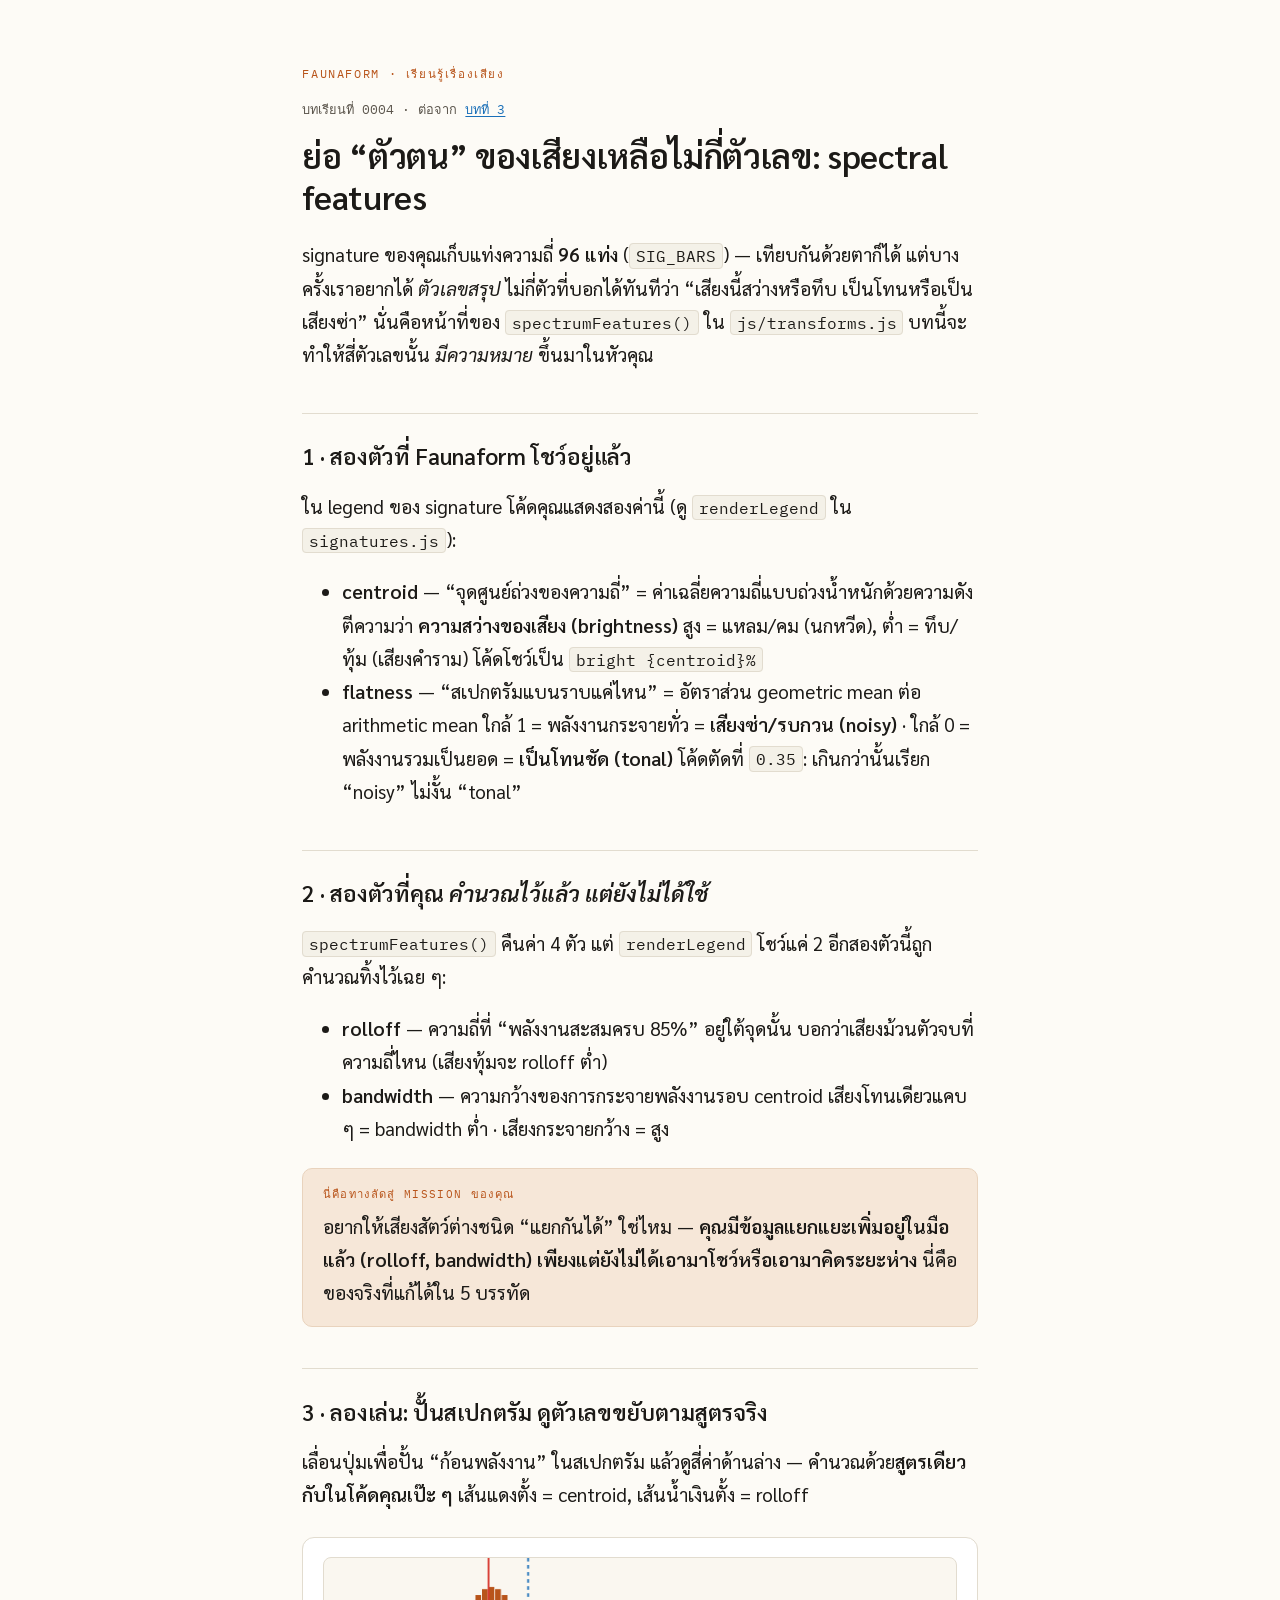
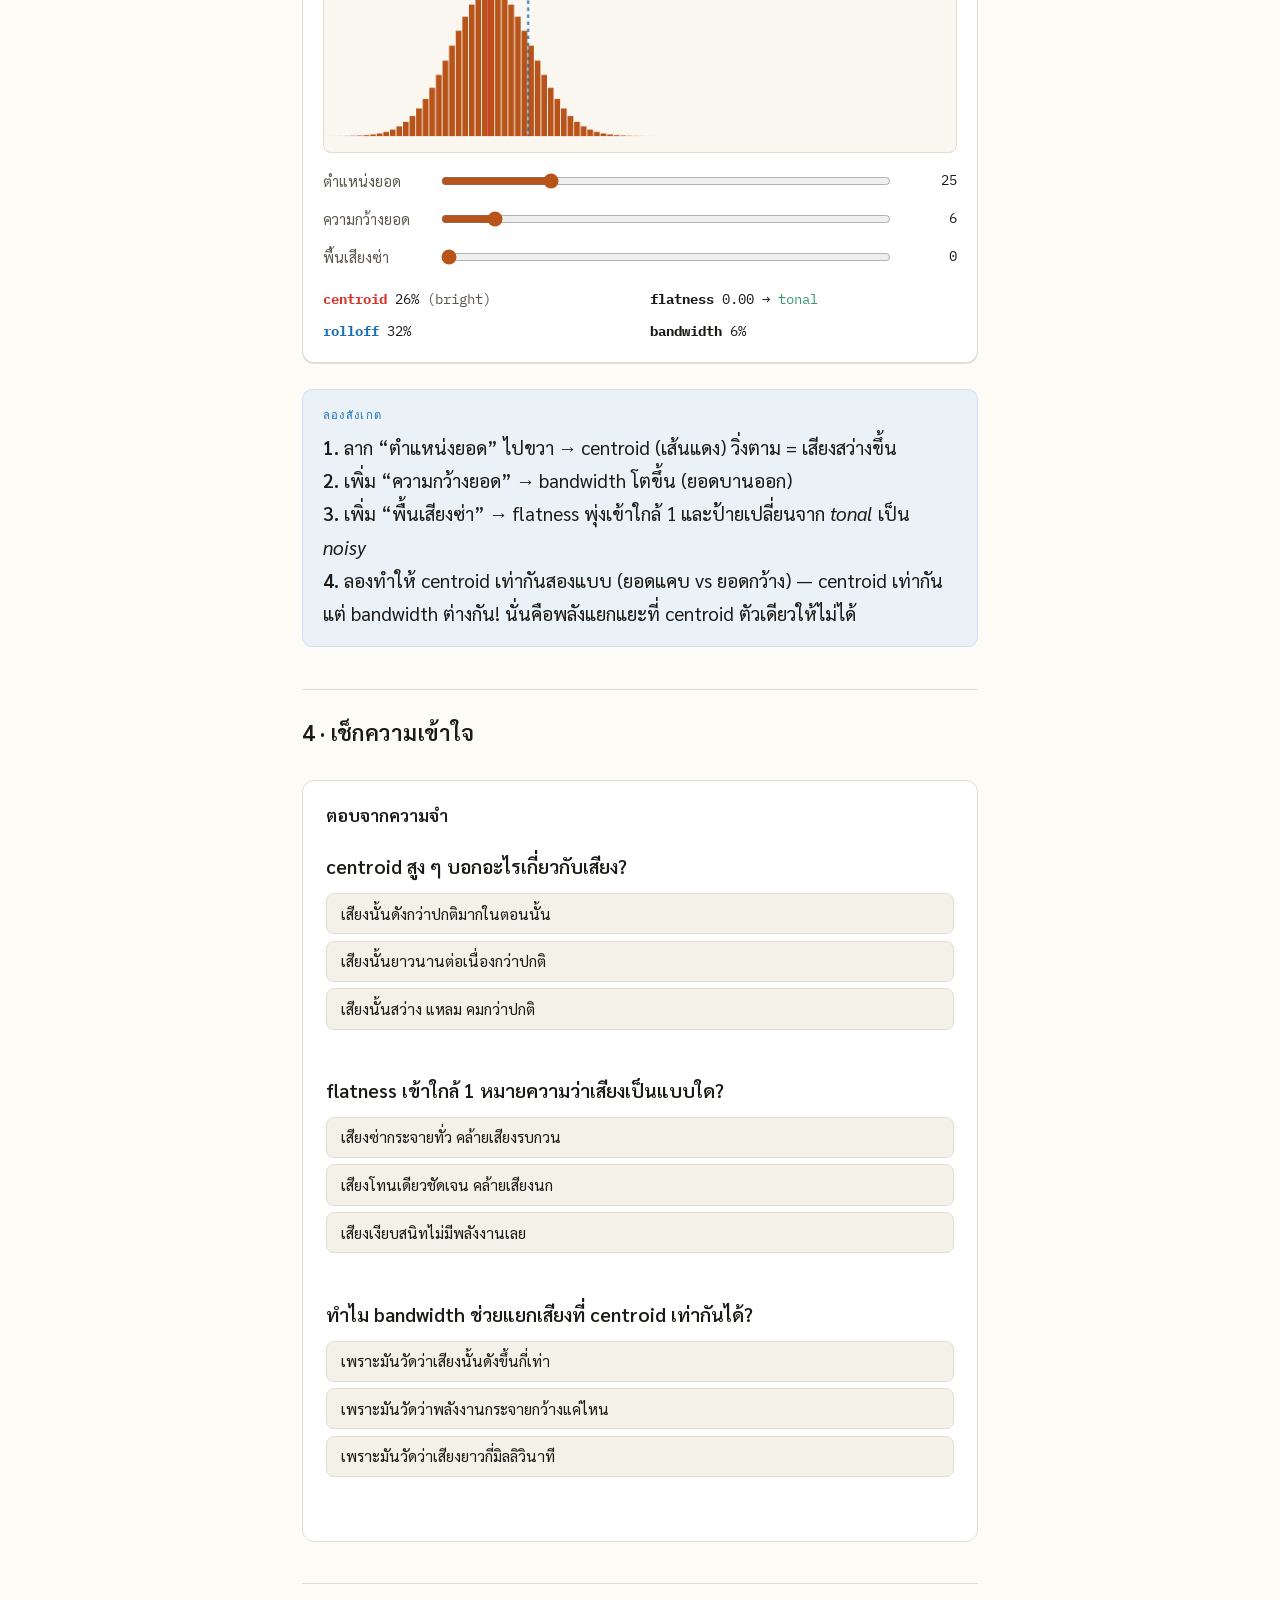
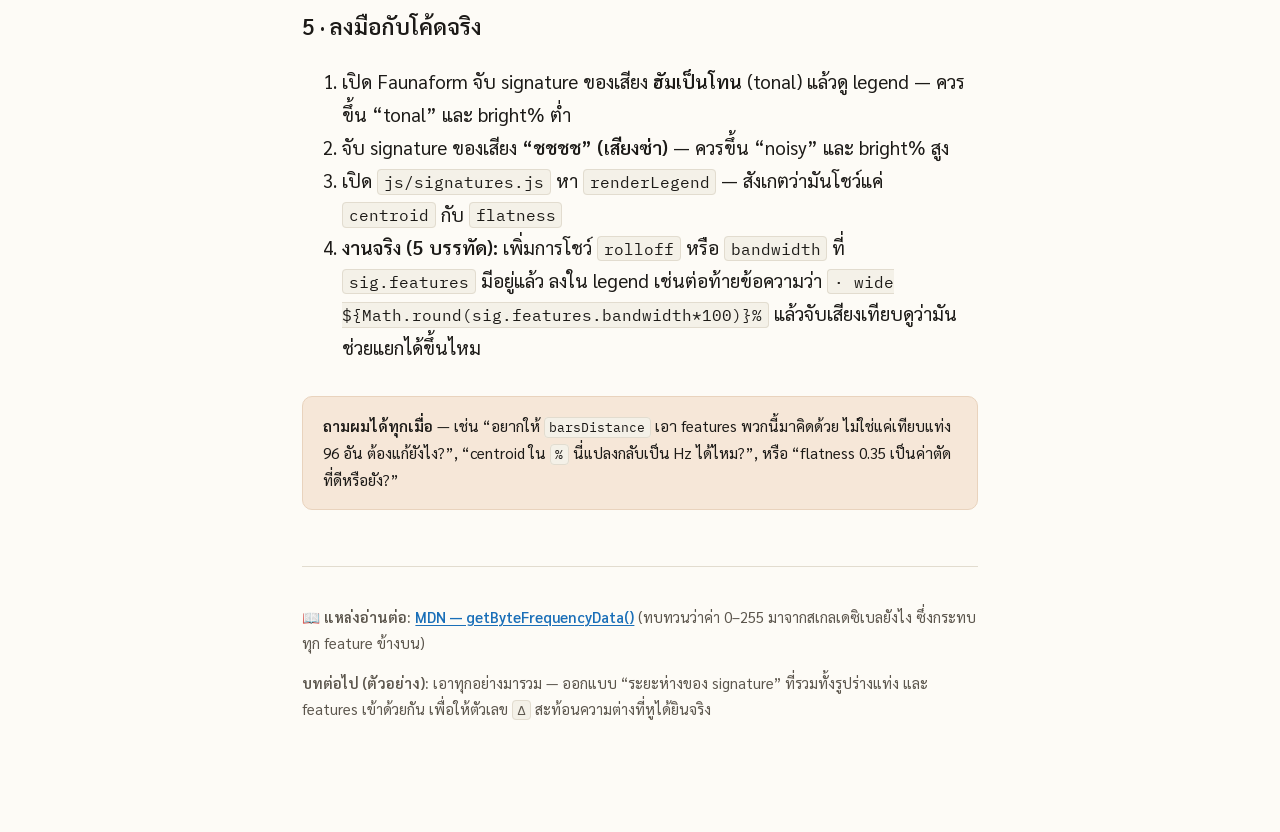
<file: lessons/0004-spectral-features.html>
<!DOCTYPE html>
<html lang="th">
<head>
<meta charset="utf-8">
<meta name="viewport" content="width=device-width, initial-scale=1">
<title>บทที่ 4 · Spectral Features — Faunaform</title>
<link rel="stylesheet" href="../assets/lesson.css">
</head>
<body>

<p class="course-tag">Faunaform · เรียนรู้เรื่องเสียง</p>
<p class="lesson-no">บทเรียนที่ 0004 · ต่อจาก <a href="0003-spectrogram-and-signature.html">บทที่ 3</a></p>
<h1>ย่อ “ตัวตน” ของเสียงเหลือไม่กี่ตัวเลข: spectral features</h1>

<p>
signature ของคุณเก็บแท่งความถี่ <strong>96 แท่ง</strong> (<code>SIG_BARS</code>) — เทียบกันด้วยตาก็ได้
แต่บางครั้งเราอยากได้ <em>ตัวเลขสรุป</em> ไม่กี่ตัวที่บอกได้ทันทีว่า “เสียงนี้สว่างหรือทึบ
เป็นโทนหรือเป็นเสียงซ่า” นั่นคือหน้าที่ของ <code>spectrumFeatures()</code> ใน
<code>js/transforms.js</code> บทนี้จะทำให้สี่ตัวเลขนั้น <em>มีความหมาย</em> ขึ้นมาในหัวคุณ
</p>

<h2>1 · สองตัวที่ Faunaform โชว์อยู่แล้ว</h2>
<p>
ใน legend ของ signature โค้ดคุณแสดงสองค่านี้ (ดู <code>renderLegend</code> ใน <code>signatures.js</code>):
</p>
<ul>
<li><strong>centroid</strong> — “จุดศูนย์ถ่วงของความถี่” = ค่าเฉลี่ยความถี่แบบถ่วงน้ำหนักด้วยความดัง
ตีความว่า <strong>ความสว่างของเสียง (brightness)</strong> สูง = แหลม/คม (นกหวีด), ต่ำ = ทึบ/ทุ้ม (เสียงคำราม)
โค้ดโชว์เป็น <code>bright {centroid}%</code></li>
<li><strong>flatness</strong> — “สเปกตรัมแบนราบแค่ไหน” = อัตราส่วน geometric mean ต่อ arithmetic mean
ใกล้ 1 = พลังงานกระจายทั่ว = <strong>เสียงซ่า/รบกวน (noisy)</strong> · ใกล้ 0 = พลังงานรวมเป็นยอด = <strong>เป็นโทนชัด (tonal)</strong>
โค้ดตัดที่ <code>0.35</code>: เกินกว่านั้นเรียก “noisy” ไม่งั้น “tonal”</li>
</ul>

<h2>2 · สองตัวที่คุณ <em>คำนวณไว้แล้ว แต่ยังไม่ได้ใช้</em></h2>
<p>
<code>spectrumFeatures()</code> คืนค่า 4 ตัว แต่ <code>renderLegend</code> โชว์แค่ 2 อีกสองตัวนี้ถูกคำนวณทิ้งไว้เฉย ๆ:
</p>
<ul>
<li><strong>rolloff</strong> — ความถี่ที่ “พลังงานสะสมครบ 85%” อยู่ใต้จุดนั้น
บอกว่าเสียงม้วนตัวจบที่ความถี่ไหน (เสียงทุ้มจะ rolloff ต่ำ)</li>
<li><strong>bandwidth</strong> — ความกว้างของการกระจายพลังงานรอบ centroid
เสียงโทนเดียวแคบ ๆ = bandwidth ต่ำ · เสียงกระจายกว้าง = สูง</li>
</ul>
<div class="why">
<span class="label">นี่คือทางลัดสู่ mission ของคุณ</span>
อยากให้เสียงสัตว์ต่างชนิด “แยกกันได้” ใช่ไหม — <strong>คุณมีข้อมูลแยกแยะเพิ่มอยู่ในมือแล้ว (rolloff, bandwidth)
เพียงแต่ยังไม่ได้เอามาโชว์หรือเอามาคิดระยะห่าง</strong> นี่คือของจริงที่แก้ได้ใน 5 บรรทัด
</div>

<h2>3 · ลองเล่น: ปั้นสเปกตรัม ดูตัวเลขขยับตามสูตรจริง</h2>
<p>
เลื่อนปุ่มเพื่อปั้น “ก้อนพลังงาน” ในสเปกตรัม แล้วดูสี่ค่าด้านล่าง — คำนวณด้วย<strong>สูตรเดียวกับในโค้ดคุณเป๊ะ ๆ</strong>
เส้นแดงตั้ง = centroid, เส้นน้ำเงินตั้ง = rolloff
</p>

<div class="widget">
  <canvas id="spec" width="720" height="220" aria-label="สเปกตรัมจำลอง"></canvas>
  <div class="controls">
    <div class="control-row">
      <label for="pos">ตำแหน่งยอด</label>
      <input type="range" id="pos" min="5" max="90" value="25">
      <span class="val" id="posv">25</span>
    </div>
    <div class="control-row">
      <label for="wid">ความกว้างยอด</label>
      <input type="range" id="wid" min="2" max="40" value="6">
      <span class="val" id="widv">6</span>
    </div>
    <div class="control-row">
      <label for="noise">พื้นเสียงซ่า</label>
      <input type="range" id="noise" min="0" max="120" value="0">
      <span class="val" id="noisev">0</span>
    </div>
  </div>
  <div id="readout" style="display:grid;grid-template-columns:1fr 1fr;gap:.4rem 1.2rem;margin-top:1rem;font-family:var(--mono);font-size:.9rem"></div>
</div>

<div class="try">
<span class="label">ลองสังเกต</span>
<strong>1.</strong> ลาก “ตำแหน่งยอด” ไปขวา → centroid (เส้นแดง) วิ่งตาม = เสียงสว่างขึ้น
<br><strong>2.</strong> เพิ่ม “ความกว้างยอด” → bandwidth โตขึ้น (ยอดบานออก)
<br><strong>3.</strong> เพิ่ม “พื้นเสียงซ่า” → flatness พุ่งเข้าใกล้ 1 และป้ายเปลี่ยนจาก <em>tonal</em> เป็น <em>noisy</em>
<br><strong>4.</strong> ลองทำให้ centroid เท่ากันสองแบบ (ยอดแคบ vs ยอดกว้าง) — centroid เท่ากันแต่ bandwidth ต่างกัน! นั่นคือพลังแยกแยะที่ centroid ตัวเดียวให้ไม่ได้
</div>

<h2>4 · เช็กความเข้าใจ</h2>
<div class="quiz" id="quiz">
  <h3>ตอบจากความจำ</h3>

  <div class="q" data-correct="2">
    <p>centroid สูง ๆ บอกอะไรเกี่ยวกับเสียง?</p>
    <button class="opt">เสียงนั้นดังกว่าปกติมากในตอนนั้น</button>
    <button class="opt">เสียงนั้นยาวนานต่อเนื่องกว่าปกติ</button>
    <button class="opt">เสียงนั้นสว่าง แหลม คมกว่าปกติ</button>
    <div class="feedback"></div>
  </div>

  <div class="q" data-correct="0">
    <p>flatness เข้าใกล้ 1 หมายความว่าเสียงเป็นแบบใด?</p>
    <button class="opt">เสียงซ่ากระจายทั่ว คล้ายเสียงรบกวน</button>
    <button class="opt">เสียงโทนเดียวชัดเจน คล้ายเสียงนก</button>
    <button class="opt">เสียงเงียบสนิทไม่มีพลังงานเลย</button>
    <div class="feedback"></div>
  </div>

  <div class="q" data-correct="1">
    <p>ทำไม bandwidth ช่วยแยกเสียงที่ centroid เท่ากันได้?</p>
    <button class="opt">เพราะมันวัดว่าเสียงนั้นดังขึ้นกี่เท่า</button>
    <button class="opt">เพราะมันวัดว่าพลังงานกระจายกว้างแค่ไหน</button>
    <button class="opt">เพราะมันวัดว่าเสียงยาวกี่มิลลิวินาที</button>
    <div class="feedback"></div>
  </div>
</div>

<h2>5 · ลงมือกับโค้ดจริง</h2>
<ol>
<li>เปิด Faunaform จับ signature ของเสียง <strong>ฮัมเป็นโทน</strong> (tonal) แล้วดู legend — ควรขึ้น “tonal” และ bright% ต่ำ</li>
<li>จับ signature ของเสียง <strong>“ชชชช” (เสียงซ่า)</strong> — ควรขึ้น “noisy” และ bright% สูง</li>
<li>เปิด <code>js/signatures.js</code> หา <code>renderLegend</code> — สังเกตว่ามันโชว์แค่ <code>centroid</code> กับ <code>flatness</code></li>
<li><strong>งานจริง (5 บรรทัด):</strong> เพิ่มการโชว์ <code>rolloff</code> หรือ <code>bandwidth</code> ที่ <code>sig.features</code> มีอยู่แล้ว ลงใน legend
เช่นต่อท้ายข้อความว่า <code>· wide ${Math.round(sig.features.bandwidth*100)}%</code> แล้วจับเสียงเทียบดูว่ามันช่วยแยกได้ขึ้นไหม</li>
</ol>

<div class="ask-teacher">
<strong>ถามผมได้ทุกเมื่อ</strong> — เช่น “อยากให้ <code>barsDistance</code> เอา features พวกนี้มาคิดด้วย ไม่ใช่แค่เทียบแท่ง 96 อัน ต้องแก้ยังไง?”,
“centroid ใน <code>%</code> นี่แปลงกลับเป็น Hz ได้ไหม?”, หรือ “flatness 0.35 เป็นค่าตัดที่ดีหรือยัง?”
</div>

<div class="lesson-footer">
<p>
📖 <strong>แหล่งอ่านต่อ:</strong>
<a href="https://developer.mozilla.org/en-US/docs/Web/API/AnalyserNode/getByteFrequencyData" target="_blank">MDN — getByteFrequencyData()</a>
(ทบทวนว่าค่า 0–255 มาจากสเกลเดซิเบลยังไง ซึ่งกระทบทุก feature ข้างบน)
</p>
<p>
<strong>บทต่อไป (ตัวอย่าง):</strong> เอาทุกอย่างมารวม — ออกแบบ “ระยะห่างของ signature” ที่รวมทั้งรูปร่างแท่ง
และ features เข้าด้วยกัน เพื่อให้ตัวเลข <code>Δ</code> สะท้อนความต่างที่หูได้ยินจริง
</p>
</div>

<script>
// ===== Widget: ปั้นสเปกตรัม + คำนวณ features ด้วยสูตรเดียวกับ transforms.js =====
const N = 96; // เท่ากับ SIG_BARS
const cv = document.getElementById('spec'), ctx = cv.getContext('2d');
const pos = document.getElementById('pos'), wid = document.getElementById('wid'), noise = document.getElementById('noise');
const posv = document.getElementById('posv'), widv = document.getElementById('widv'), noisev = document.getElementById('noisev');
const readout = document.getElementById('readout');

function buildSpectrum() {
  const p = +pos.value, w = +wid.value, nf = +noise.value;
  const s = new Float32Array(N);
  for (let i = 0; i < N; i++) {
    const bump = 220 * Math.exp(-((i - p) * (i - p)) / (2 * w * w)); // ก้อน Gaussian
    s[i] = Math.min(255, bump + nf);
  }
  return s;
}

// --- สูตรตรงจาก spectrumFeatures() ---
function features(spectrum) {
  const n = spectrum.length;
  let total = 0, weighted = 0;
  for (let i = 0; i < n; i++) { const v = spectrum[i] / 255; total += v; weighted += v * i; }
  const centroid = total > 0 ? (weighted / total) / n : 0;

  let cumulative = 0, rolloff = 0; const target = total * 0.85;
  for (let i = 0; i < n; i++) { cumulative += spectrum[i] / 255; if (cumulative >= target) { rolloff = i / n; break; } }

  const centroidBin = centroid * n; let variance = 0;
  for (let i = 0; i < n; i++) variance += (spectrum[i] / 255) * (i - centroidBin) ** 2;
  const bandwidth = total > 0 ? Math.sqrt(variance / total) / n : 0;

  let logSum = 0, arithSum = 0; const eps = 1e-6;
  for (let i = 0; i < n; i++) { const v = spectrum[i] / 255 + eps; logSum += Math.log(v); arithSum += v; }
  const flatness = Math.exp(logSum / n) / (arithSum / n);

  return { centroid, rolloff, bandwidth, flatness };
}

function render() {
  posv.textContent = pos.value; widv.textContent = wid.value; noisev.textContent = noise.value;
  const s = buildSpectrum(), f = features(s);
  const W = cv.width, H = cv.height, base = H - 18;
  ctx.clearRect(0, 0, W, H);
  // แท่งสเปกตรัม
  const bw = W / N;
  for (let i = 0; i < N; i++) {
    const h = (s[i] / 255) * (base - 6);
    ctx.fillStyle = '#b8541a';
    ctx.fillRect(i * bw, base - h, bw - 1, h);
  }
  // centroid (แดง) และ rolloff (น้ำเงิน)
  const cx = f.centroid * W, rx = f.rolloff * W;
  ctx.strokeStyle = '#d6342b'; ctx.lineWidth = 2;
  ctx.beginPath(); ctx.moveTo(cx, 0); ctx.lineTo(cx, base); ctx.stroke();
  ctx.strokeStyle = '#1a6fb8'; ctx.setLineDash([4, 4]);
  ctx.beginPath(); ctx.moveTo(rx, 0); ctx.lineTo(rx, base); ctx.stroke(); ctx.setLineDash([]);

  readout.innerHTML =
    `<span><b style="color:#d6342b">centroid</b> ${Math.round(f.centroid*100)}% <span style="color:var(--ink-soft)">(bright)</span></span>` +
    `<span><b>flatness</b> ${f.flatness.toFixed(2)} → ${f.flatness > 0.35 ? '<span style="color:#b8541a">noisy</span>' : '<span style="color:#3a9a6a">tonal</span>'}</span>` +
    `<span><b style="color:#1a6fb8">rolloff</b> ${Math.round(f.rolloff*100)}%</span>` +
    `<span><b>bandwidth</b> ${Math.round(f.bandwidth*100)}%</span>`;
}
[pos, wid, noise].forEach(el => el.addEventListener('input', render));
render();

// ===== แบบทดสอบ =====
const fb = ['ถูกต้อง!', 'ยังไม่ใช่ — ลองเล่นวิดเจ็ตด้านบนแล้วดูว่าค่าไหนขยับ'];
document.querySelectorAll('#quiz .q').forEach(q => {
  const correct = +q.dataset.correct;
  const opts = [...q.querySelectorAll('.opt')];
  const f = q.querySelector('.feedback');
  opts.forEach((opt, i) => opt.addEventListener('click', () => {
    opts.forEach(o => o.classList.remove('correct', 'wrong'));
    if (i === correct) { opt.classList.add('correct'); f.textContent = '✓ ' + fb[0]; }
    else { opt.classList.add('wrong'); opts[correct].classList.add('correct'); f.textContent = '✗ ' + fb[1]; }
  }));
});
</script>
</body>
</html>
</file>
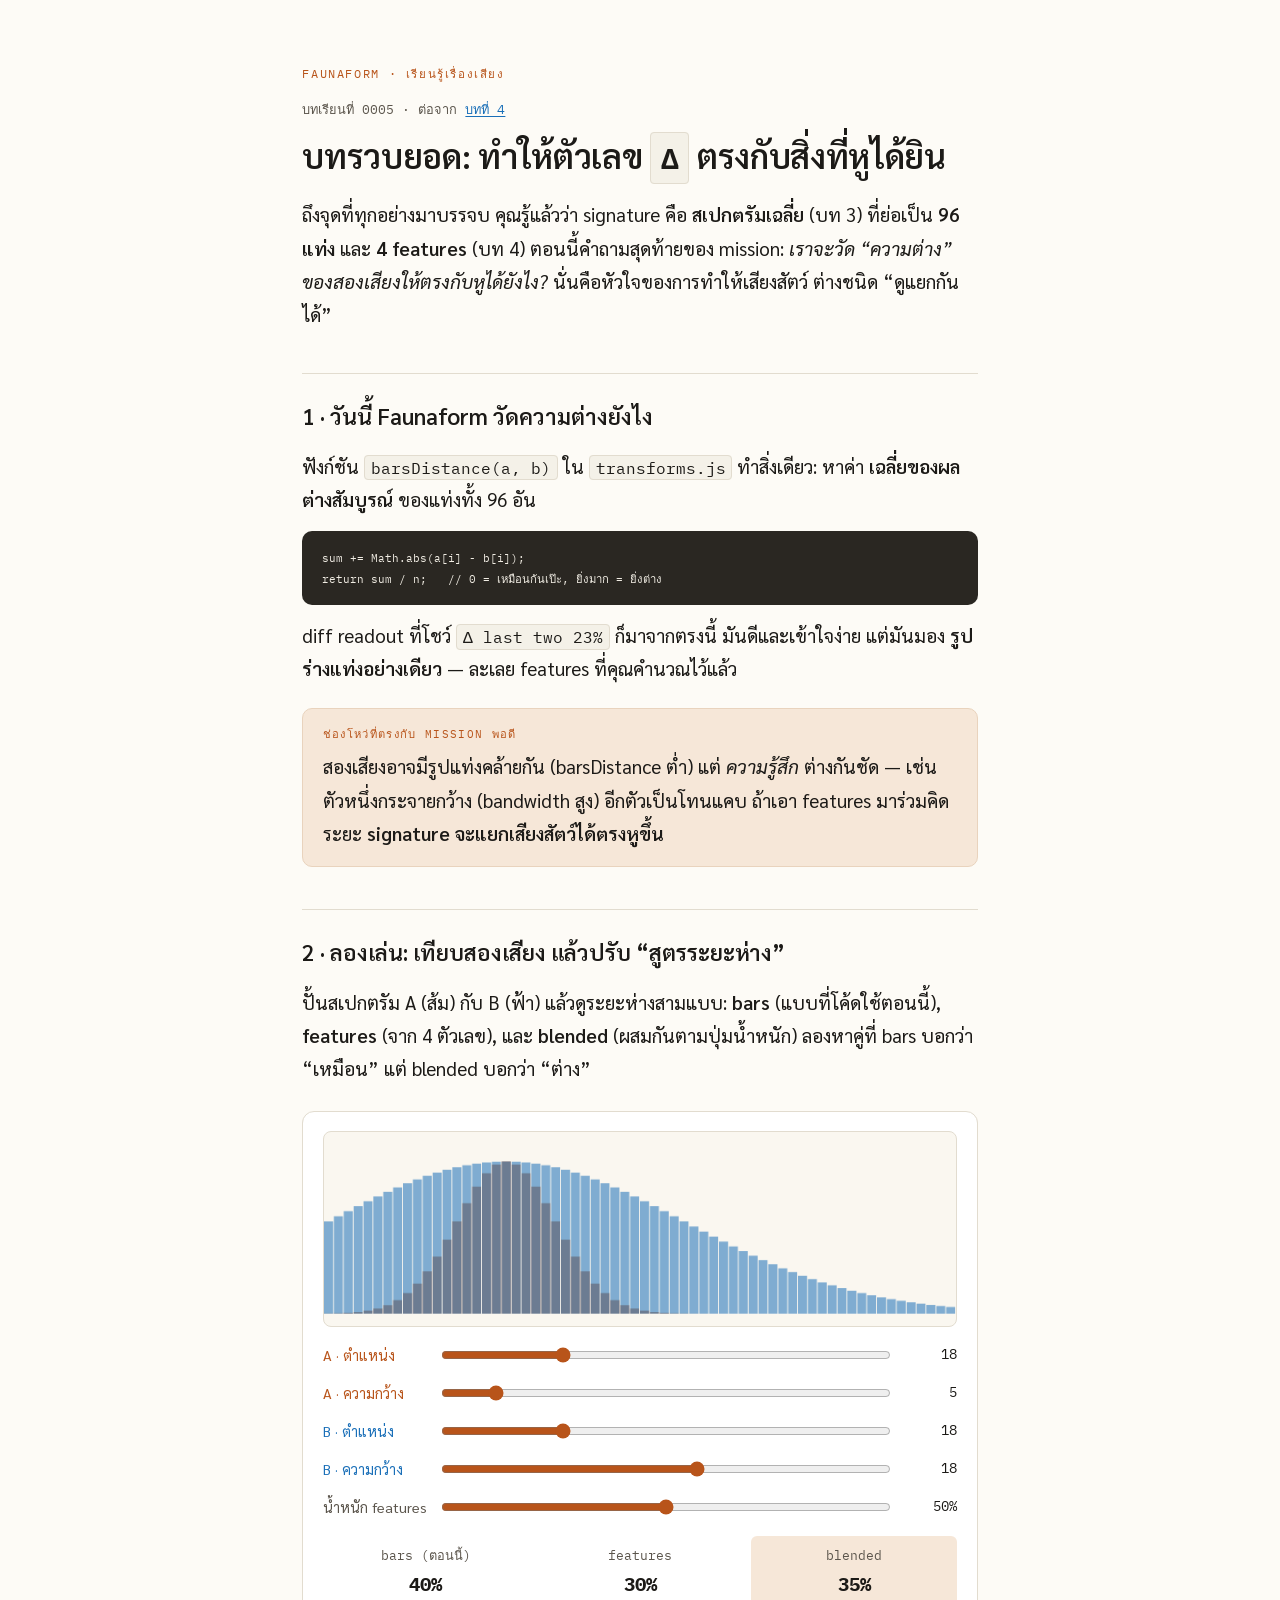
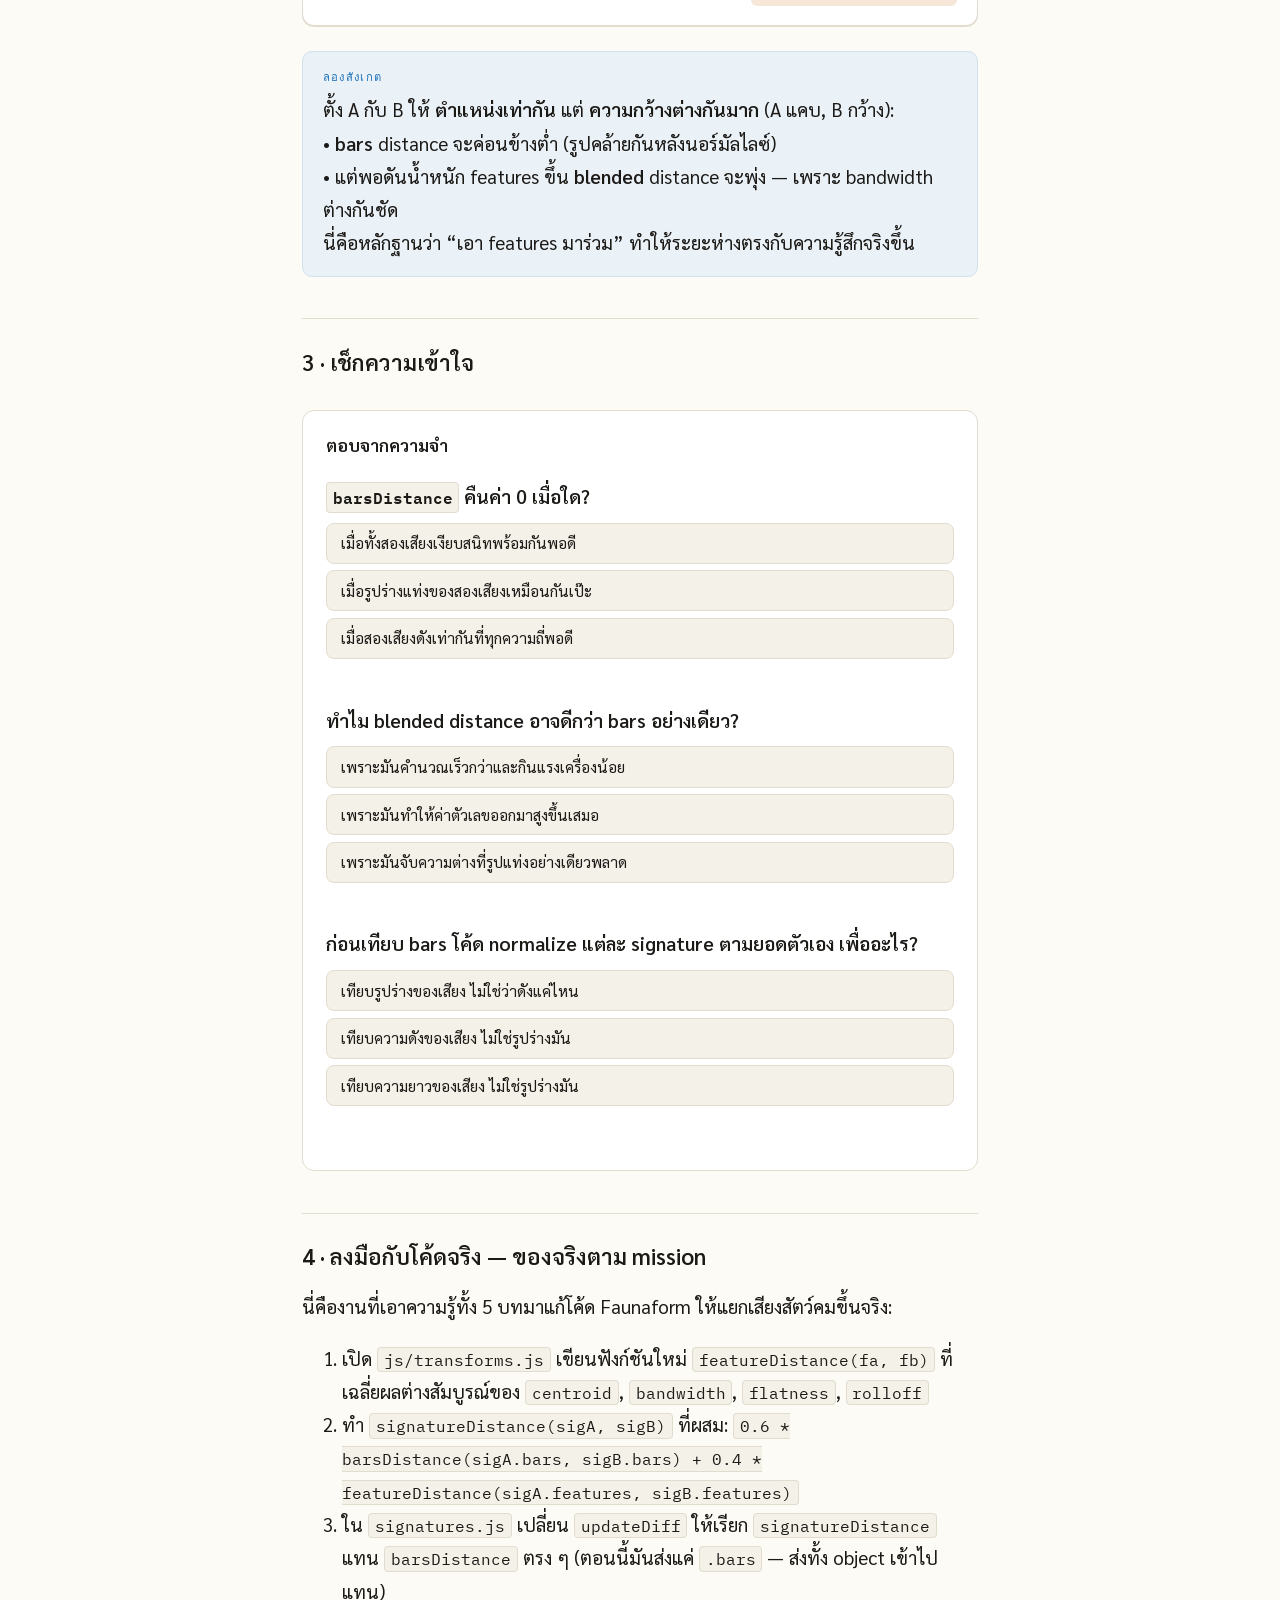
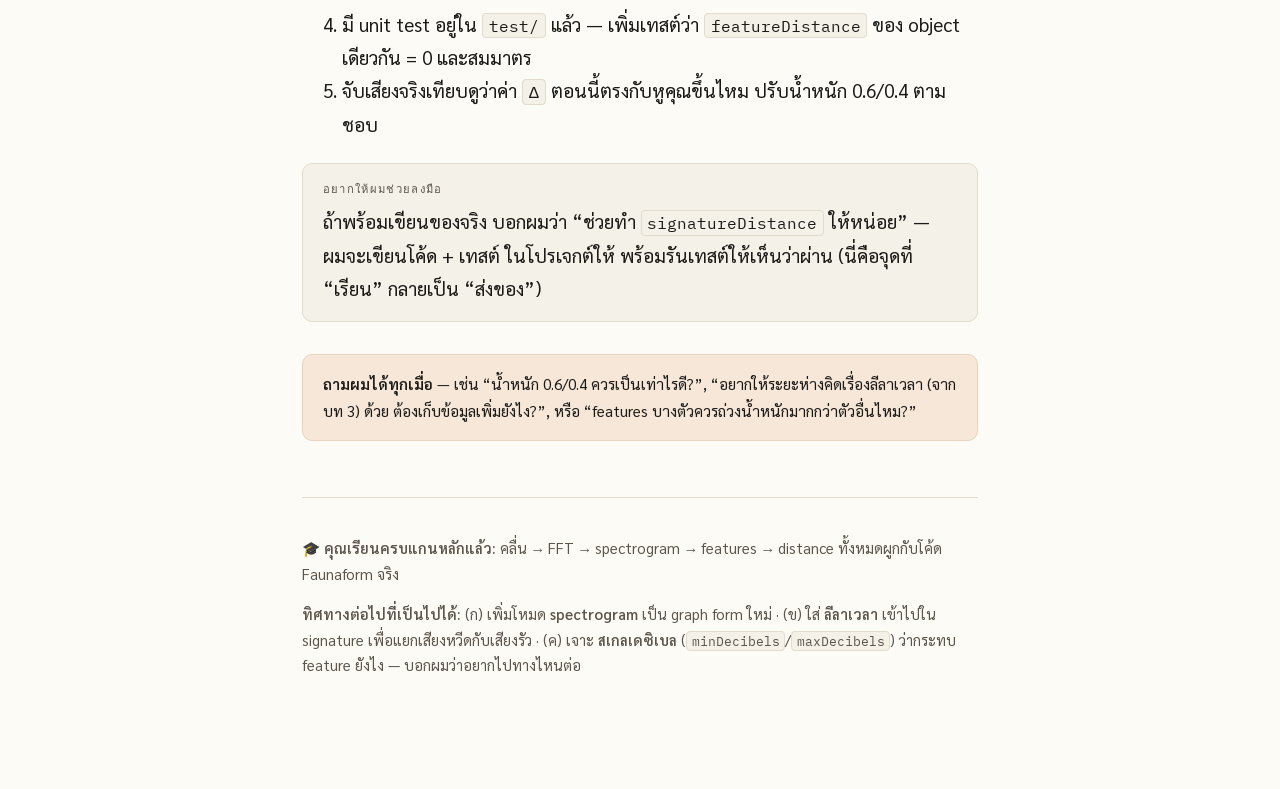
<file: lessons/0005-signature-distance.html>
<!DOCTYPE html>
<html lang="th">
<head>
<meta charset="utf-8">
<meta name="viewport" content="width=device-width, initial-scale=1">
<title>บทที่ 5 · ระยะห่างของ Signature — Faunaform</title>
<link rel="stylesheet" href="../assets/lesson.css">
</head>
<body>

<p class="course-tag">Faunaform · เรียนรู้เรื่องเสียง</p>
<p class="lesson-no">บทเรียนที่ 0005 · ต่อจาก <a href="0004-spectral-features.html">บทที่ 4</a></p>
<h1>บทรวบยอด: ทำให้ตัวเลข <code>Δ</code> ตรงกับสิ่งที่หูได้ยิน</h1>

<p>
ถึงจุดที่ทุกอย่างมาบรรจบ คุณรู้แล้วว่า signature คือ <strong>สเปกตรัมเฉลี่ย</strong> (บท 3)
ที่ย่อเป็น <strong>96 แท่ง</strong> และ <strong>4 features</strong> (บท 4) ตอนนี้คำถามสุดท้ายของ mission:
<em>เราจะวัด “ความต่าง” ของสองเสียงให้ตรงกับหูได้ยังไง?</em> นั่นคือหัวใจของการทำให้เสียงสัตว์
ต่างชนิด “ดูแยกกันได้”
</p>

<h2>1 · วันนี้ Faunaform วัดความต่างยังไง</h2>
<p>
ฟังก์ชัน <code>barsDistance(a, b)</code> ใน <code>transforms.js</code> ทำสิ่งเดียว:
หาค่า <strong>เฉลี่ยของผลต่างสัมบูรณ์</strong> ของแท่งทั้ง 96 อัน
</p>
<pre><code>sum += Math.abs(a[i] - b[i]);
return sum / n;   // 0 = เหมือนกันเป๊ะ, ยิ่งมาก = ยิ่งต่าง</code></pre>
<p>
diff readout ที่โชว์ <code>Δ last two 23%</code> ก็มาจากตรงนี้ มันดีและเข้าใจง่าย
แต่มันมอง <strong>รูปร่างแท่งอย่างเดียว</strong> — ละเลย features ที่คุณคำนวณไว้แล้ว
</p>

<div class="why">
<span class="label">ช่องโหว่ที่ตรงกับ mission พอดี</span>
สองเสียงอาจมีรูปแท่งคล้ายกัน (barsDistance ต่ำ) แต่ <em>ความรู้สึก</em> ต่างกันชัด —
เช่นตัวหนึ่งกระจายกว้าง (bandwidth สูง) อีกตัวเป็นโทนแคบ
ถ้าเอา features มาร่วมคิดระยะ <strong>signature จะแยกเสียงสัตว์ได้ตรงหูขึ้น</strong>
</div>

<h2>2 · ลองเล่น: เทียบสองเสียง แล้วปรับ “สูตรระยะห่าง”</h2>
<p>
ปั้นสเปกตรัม A (ส้ม) กับ B (ฟ้า) แล้วดูระยะห่างสามแบบ:
<strong>bars</strong> (แบบที่โค้ดใช้ตอนนี้), <strong>features</strong> (จาก 4 ตัวเลข), และ
<strong>blended</strong> (ผสมกันตามปุ่มน้ำหนัก) ลองหาคู่ที่ bars บอกว่า “เหมือน” แต่ blended บอกว่า “ต่าง”
</p>

<div class="widget">
  <canvas id="cmp" width="720" height="220" aria-label="เทียบสเปกตรัมสองเสียง"></canvas>
  <div class="controls">
    <div class="control-row">
      <label for="pa" style="color:#b8541a">A · ตำแหน่ง</label>
      <input type="range" id="pa" min="3" max="60" value="18">
      <span class="val" id="pav">18</span>
    </div>
    <div class="control-row">
      <label for="wa" style="color:#b8541a">A · ความกว้าง</label>
      <input type="range" id="wa" min="2" max="30" value="5">
      <span class="val" id="wav">5</span>
    </div>
    <div class="control-row">
      <label for="pb" style="color:#1a6fb8">B · ตำแหน่ง</label>
      <input type="range" id="pb" min="3" max="60" value="18">
      <span class="val" id="pbv">18</span>
    </div>
    <div class="control-row">
      <label for="wb" style="color:#1a6fb8">B · ความกว้าง</label>
      <input type="range" id="wb" min="2" max="30" value="18">
      <span class="val" id="wbv">18</span>
    </div>
    <div class="control-row">
      <label for="wt">น้ำหนัก features</label>
      <input type="range" id="wt" min="0" max="100" value="50">
      <span class="val" id="wtv">50%</span>
    </div>
  </div>
  <div id="dist" style="display:grid;grid-template-columns:1fr 1fr 1fr;gap:.5rem;margin-top:1rem;font-family:var(--mono);font-size:.95rem;text-align:center"></div>
</div>

<div class="try">
<span class="label">ลองสังเกต</span>
ตั้ง A กับ B ให้ <strong>ตำแหน่งเท่ากัน</strong> แต่ <strong>ความกว้างต่างกันมาก</strong> (A แคบ, B กว้าง):
<br>• <strong>bars</strong> distance จะค่อนข้างต่ำ (รูปคล้ายกันหลังนอร์มัลไลซ์)
<br>• แต่พอดันน้ำหนัก features ขึ้น <strong>blended</strong> distance จะพุ่ง — เพราะ bandwidth ต่างกันชัด
<br>นี่คือหลักฐานว่า “เอา features มาร่วม” ทำให้ระยะห่างตรงกับความรู้สึกจริงขึ้น
</div>

<h2>3 · เช็กความเข้าใจ</h2>
<div class="quiz" id="quiz">
  <h3>ตอบจากความจำ</h3>

  <div class="q" data-correct="1">
    <p><code>barsDistance</code> คืนค่า 0 เมื่อใด?</p>
    <button class="opt">เมื่อทั้งสองเสียงเงียบสนิทพร้อมกันพอดี</button>
    <button class="opt">เมื่อรูปร่างแท่งของสองเสียงเหมือนกันเป๊ะ</button>
    <button class="opt">เมื่อสองเสียงดังเท่ากันที่ทุกความถี่พอดี</button>
    <div class="feedback"></div>
  </div>

  <div class="q" data-correct="2">
    <p>ทำไม blended distance อาจดีกว่า bars อย่างเดียว?</p>
    <button class="opt">เพราะมันคำนวณเร็วกว่าและกินแรงเครื่องน้อย</button>
    <button class="opt">เพราะมันทำให้ค่าตัวเลขออกมาสูงขึ้นเสมอ</button>
    <button class="opt">เพราะมันจับความต่างที่รูปแท่งอย่างเดียวพลาด</button>
    <div class="feedback"></div>
  </div>

  <div class="q" data-correct="0">
    <p>ก่อนเทียบ bars โค้ด normalize แต่ละ signature ตามยอดตัวเอง เพื่ออะไร?</p>
    <button class="opt">เทียบรูปร่างของเสียง ไม่ใช่ว่าดังแค่ไหน</button>
    <button class="opt">เทียบความดังของเสียง ไม่ใช่รูปร่างมัน</button>
    <button class="opt">เทียบความยาวของเสียง ไม่ใช่รูปร่างมัน</button>
    <div class="feedback"></div>
  </div>
</div>

<h2>4 · ลงมือกับโค้ดจริง — ของจริงตาม mission</h2>
<p>
นี่คืองานที่เอาความรู้ทั้ง 5 บทมาแก้โค้ด Faunaform ให้แยกเสียงสัตว์คมขึ้นจริง:
</p>
<ol>
<li>เปิด <code>js/transforms.js</code> เขียนฟังก์ชันใหม่ <code>featureDistance(fa, fb)</code> ที่เฉลี่ยผลต่างสัมบูรณ์ของ
<code>centroid</code>, <code>bandwidth</code>, <code>flatness</code>, <code>rolloff</code></li>
<li>ทำ <code>signatureDistance(sigA, sigB)</code> ที่ผสม:
<code>0.6 * barsDistance(sigA.bars, sigB.bars) + 0.4 * featureDistance(sigA.features, sigB.features)</code></li>
<li>ใน <code>signatures.js</code> เปลี่ยน <code>updateDiff</code> ให้เรียก <code>signatureDistance</code> แทน <code>barsDistance</code> ตรง ๆ
(ตอนนี้มันส่งแค่ <code>.bars</code> — ส่งทั้ง object เข้าไปแทน)</li>
<li>มี unit test อยู่ใน <code>test/</code> แล้ว — เพิ่มเทสต์ว่า <code>featureDistance</code> ของ object เดียวกัน = 0 และสมมาตร</li>
<li>จับเสียงจริงเทียบดูว่าค่า <code>Δ</code> ตอนนี้ตรงกับหูคุณขึ้นไหม ปรับน้ำหนัก 0.6/0.4 ตามชอบ</li>
</ol>
<div class="note">
<span class="label">อยากให้ผมช่วยลงมือ</span>
ถ้าพร้อมเขียนของจริง บอกผมว่า “ช่วยทำ <code>signatureDistance</code> ให้หน่อย” — ผมจะเขียนโค้ด + เทสต์
ในโปรเจกต์ให้ พร้อมรันเทสต์ให้เห็นว่าผ่าน (นี่คือจุดที่ “เรียน” กลายเป็น “ส่งของ”)
</div>

<div class="ask-teacher">
<strong>ถามผมได้ทุกเมื่อ</strong> — เช่น “น้ำหนัก 0.6/0.4 ควรเป็นเท่าไรดี?”,
“อยากให้ระยะห่างคิดเรื่องลีลาเวลา (จากบท 3) ด้วย ต้องเก็บข้อมูลเพิ่มยังไง?”,
หรือ “features บางตัวควรถ่วงน้ำหนักมากกว่าตัวอื่นไหม?”
</div>

<div class="lesson-footer">
<p>
🎓 <strong>คุณเรียนครบแกนหลักแล้ว:</strong> คลื่น → FFT → spectrogram → features → distance
ทั้งหมดผูกกับโค้ด Faunaform จริง
</p>
<p>
<strong>ทิศทางต่อไปที่เป็นไปได้:</strong>
(ก) เพิ่มโหมด <strong>spectrogram</strong> เป็น graph form ใหม่ ·
(ข) ใส่ <strong>ลีลาเวลา</strong> เข้าไปใน signature เพื่อแยกเสียงหวีดกับเสียงรัว ·
(ค) เจาะ <strong>สเกลเดซิเบล</strong> (<code>minDecibels</code>/<code>maxDecibels</code>) ว่ากระทบ feature ยังไง —
บอกผมว่าอยากไปทางไหนต่อ
</p>
</div>

<script>
// ===== Widget: เทียบสองสเปกตรัม + ระยะห่างสามแบบ =====
const N = 64;
const cv = document.getElementById('cmp'), ctx = cv.getContext('2d');
const els = ['pa','wa','pb','wb','wt'].map(id => document.getElementById(id));
const vals = ['pav','wav','pbv','wbv','wtv'].map(id => document.getElementById(id));
const dist = document.getElementById('dist');

function gauss(pos, wid) {
  const s = new Float32Array(N);
  for (let i = 0; i < N; i++) s[i] = 220 * Math.exp(-((i - pos) ** 2) / (2 * wid * wid));
  return s;
}
// แท่งแบบ spectrumToBars: นอร์มัลไลซ์ตามยอดตัวเอง
function toBars(s) {
  let max = 1e-6; const b = new Float32Array(N);
  for (let i = 0; i < N; i++) { b[i] = s[i] / 255; if (b[i] > max) max = b[i]; }
  for (let i = 0; i < N; i++) b[i] /= max;
  return b;
}
function barsDistance(a, b) { let s = 0; for (let i = 0; i < N; i++) s += Math.abs(a[i] - b[i]); return s / N; }
function features(s) {
  let total = 0, weighted = 0;
  for (let i = 0; i < N; i++) { const v = s[i] / 255; total += v; weighted += v * i; }
  const centroid = total > 0 ? (weighted / total) / N : 0;
  let cum = 0, rolloff = 0; const tgt = total * 0.85;
  for (let i = 0; i < N; i++) { cum += s[i] / 255; if (cum >= tgt) { rolloff = i / N; break; } }
  const cb = centroid * N; let varr = 0;
  for (let i = 0; i < N; i++) varr += (s[i] / 255) * (i - cb) ** 2;
  const bandwidth = total > 0 ? Math.sqrt(varr / total) / N : 0;
  let logS = 0, ariS = 0; const eps = 1e-6;
  for (let i = 0; i < N; i++) { const v = s[i] / 255 + eps; logS += Math.log(v); ariS += v; }
  const flatness = Math.exp(logS / N) / (ariS / N);
  return { centroid, rolloff, bandwidth, flatness };
}
function featureDistance(a, b) {
  return (Math.abs(a.centroid - b.centroid) + Math.abs(a.bandwidth - b.bandwidth) +
          Math.abs(a.flatness - b.flatness) + Math.abs(a.rolloff - b.rolloff)) / 4;
}

function render() {
  els.forEach((el, i) => vals[i].textContent = el.value + (i === 4 ? '%' : ''));
  const A = gauss(+els[0].value, +els[1].value);
  const B = gauss(+els[2].value, +els[3].value);
  const w = +els[4].value / 100;
  const W = cv.width, H = cv.height, base = H - 14, bw = W / N;
  ctx.clearRect(0, 0, W, H);
  // วาด A (ส้ม) และ B (ฟ้า) ซ้อนโปร่งใส
  for (let i = 0; i < N; i++) {
    const ha = (A[i] / 255) * (base - 6), hb = (B[i] / 255) * (base - 6);
    ctx.fillStyle = 'rgba(184,84,26,0.65)'; ctx.fillRect(i * bw, base - ha, bw - 1, ha);
    ctx.fillStyle = 'rgba(26,111,184,0.55)'; ctx.fillRect(i * bw, base - hb, bw - 1, hb);
  }
  const bd = barsDistance(toBars(A), toBars(B));
  const fd = featureDistance(features(A), features(B));
  const blend = (1 - w) * bd + w * fd;
  const cell = (label, v, hi) =>
    `<span style="${hi ? 'background:var(--accent-soft);border-radius:6px;padding:.3rem' : 'padding:.3rem'}">` +
    `<span style="color:var(--ink-soft);font-size:.8rem">${label}</span><br><b style="font-size:1.2rem">${Math.round(v*100)}%</b></span>`;
  dist.innerHTML = cell('bars (ตอนนี้)', bd, false) + cell('features', fd, false) + cell('blended', blend, true);
}
els.forEach(el => el.addEventListener('input', render));
render();

// ===== แบบทดสอบ =====
const fb = ['ถูกต้อง!', 'ยังไม่ใช่ — ลองเล่นวิดเจ็ตเทียบสองเสียงด้านบน'];
document.querySelectorAll('#quiz .q').forEach(q => {
  const correct = +q.dataset.correct;
  const opts = [...q.querySelectorAll('.opt')];
  const f = q.querySelector('.feedback');
  opts.forEach((opt, i) => opt.addEventListener('click', () => {
    opts.forEach(o => o.classList.remove('correct', 'wrong'));
    if (i === correct) { opt.classList.add('correct'); f.textContent = '✓ ' + fb[0]; }
    else { opt.classList.add('wrong'); opts[correct].classList.add('correct'); f.textContent = '✗ ' + fb[1]; }
  }));
});
</script>
</body>
</html>
</file>
<file: assets/lesson.css>
/* Faunaform — Shared lesson stylesheet.
   Tufte-inspired: warm paper, generous margins, readable Thai type.
   Every lesson links this so the course reads as one consistent whole. */

@import url('https://fonts.googleapis.com/css2?family=Sarabun:ital,wght@0,400;0,600;1,400&family=IBM+Plex+Mono:wght@400;500&display=swap');

:root {
  --paper:        #fdfbf6;
  --ink:          #1c1a17;
  --ink-soft:     #5b554c;
  --rule:         #e2dccf;
  --accent:       #b8541a;  /* warm spectrum orange — Faunaform's unlit bar */
  --accent-soft:  #f6e7d8;
  --signal:       #1a6fb8;  /* cool blue for the "sound/wave" idea */
  --tint:         #f4f1e8;
  --mono: 'IBM Plex Mono', ui-monospace, SFMono-Regular, Menlo, monospace;
}

* { box-sizing: border-box; }

html { -webkit-text-size-adjust: 100%; }

body {
  font-family: 'Sarabun', system-ui, -apple-system, 'Segoe UI', sans-serif;
  color: var(--ink);
  background: var(--paper);
  line-height: 1.75;
  font-size: 19px;
  max-width: 720px;
  margin: 0 auto;
  padding: 4rem 1.4rem 6rem;
}

/* --- Course header / breadcrumb --- */
.course-tag {
  font-family: var(--mono);
  font-size: .72rem;
  letter-spacing: .14em;
  text-transform: uppercase;
  color: var(--accent);
  margin: 0 0 .3rem;
}
.lesson-no {
  font-family: var(--mono);
  font-size: .8rem;
  color: var(--ink-soft);
}

h1 {
  font-weight: 600;
  font-size: 2.1rem;
  line-height: 1.2;
  margin: .2rem 0 1.4rem;
  letter-spacing: -.01em;
}
h2 {
  font-weight: 600;
  font-size: 1.4rem;
  margin: 2.6rem 0 .6rem;
  padding-top: 1.4rem;
  border-top: 1px solid var(--rule);
}
h3 { font-weight: 600; font-size: 1.1rem; margin: 1.6rem 0 .4rem; }

p { margin: .9rem 0; }
strong { font-weight: 600; }
a { color: var(--signal); text-decoration-thickness: 1px; text-underline-offset: 2px; }

code {
  font-family: var(--mono);
  font-size: .86em;
  background: var(--tint);
  padding: .08em .35em;
  border-radius: 4px;
  border: 1px solid var(--rule);
}
pre {
  font-family: var(--mono);
  font-size: .82rem;
  line-height: 1.6;
  background: #2a2722;
  color: #f0ece3;
  padding: 1rem 1.2rem;
  border-radius: 10px;
  overflow-x: auto;
}
pre code { background: none; border: none; padding: 0; color: inherit; }

/* --- Callout boxes (full border / tint, never left-only rail) --- */
.note, .why, .try {
  border-radius: 10px;
  padding: 1rem 1.2rem;
  margin: 1.4rem 0;
  border: 1px solid var(--rule);
  background: var(--tint);
}
.why    { background: var(--accent-soft); border-color: #e9d3bd; }
.try    { background: #eaf2f8; border-color: #cfe0ee; }
.note .label, .why .label, .try .label {
  font-family: var(--mono);
  font-size: .7rem;
  letter-spacing: .12em;
  text-transform: uppercase;
  display: block;
  margin-bottom: .35rem;
  color: var(--ink-soft);
}
.why .label { color: var(--accent); }
.try .label { color: var(--signal); }

/* --- Interactive widget shell --- */
.widget {
  border: 1px solid var(--rule);
  border-radius: 12px;
  padding: 1.2rem;
  margin: 1.6rem 0;
  background: #fff;
  box-shadow: 0 1px 0 var(--rule);
}
.widget canvas {
  width: 100%;
  height: auto;
  display: block;
  border-radius: 8px;
  background: #faf7f0;
  border: 1px solid var(--rule);
}
.controls {
  display: grid;
  gap: .8rem;
  margin-top: 1rem;
}
.control-row {
  display: grid;
  grid-template-columns: 6.5rem 1fr 3.5rem;
  align-items: center;
  gap: .8rem;
}
.control-row label { font-size: .9rem; color: var(--ink-soft); }
.control-row .val { font-family: var(--mono); font-size: .85rem; text-align: right; }
input[type=range] { width: 100%; accent-color: var(--accent); }

button {
  font-family: 'Sarabun', sans-serif;
  font-size: .95rem;
  font-weight: 600;
  color: #fff;
  background: var(--accent);
  border: none;
  border-radius: 8px;
  padding: .55rem 1.1rem;
  cursor: pointer;
}
button:hover { filter: brightness(1.06); }
button.ghost { background: var(--tint); color: var(--ink); border: 1px solid var(--rule); }

/* --- Quiz --- */
.quiz { border: 1px solid var(--rule); border-radius: 12px; padding: 1.2rem 1.4rem; margin: 1.8rem 0; background: #fff; }
.quiz h3 { margin-top: 0; }
.q { margin: 1.2rem 0; }
.q p { font-weight: 600; margin: 0 0 .6rem; }
.opt {
  display: block;
  width: 100%;
  text-align: left;
  background: var(--tint);
  color: var(--ink);
  border: 1px solid var(--rule);
  border-radius: 8px;
  padding: .6rem .9rem;
  margin: .4rem 0;
  font-weight: 400;
  cursor: pointer;
}
.opt:hover { border-color: var(--accent); }
.opt.correct { background: #e3f3e3; border-color: #8ccf8c; color: #1c1a17; }
.opt.wrong   { background: #f8e2e2; border-color: #e0a3a3; color: #1c1a17; }
.feedback { font-size: .9rem; margin-top: .5rem; min-height: 1.2em; color: var(--ink-soft); }

/* --- Footer / nav --- */
.lesson-footer {
  margin-top: 3.5rem;
  padding-top: 1.4rem;
  border-top: 1px solid var(--rule);
  font-size: .92rem;
  color: var(--ink-soft);
}
.lesson-footer a { font-weight: 600; }
.ask-teacher {
  background: var(--accent-soft);
  border: 1px solid #e9d3bd;
  border-radius: 10px;
  padding: 1rem 1.2rem;
  margin-top: 2rem;
  font-size: .95rem;
}

@media print {
  body { font-size: 12pt; padding: 0; max-width: none; }
  .widget, button, .quiz { break-inside: avoid; }
  a { color: var(--ink); }
}
</file>
